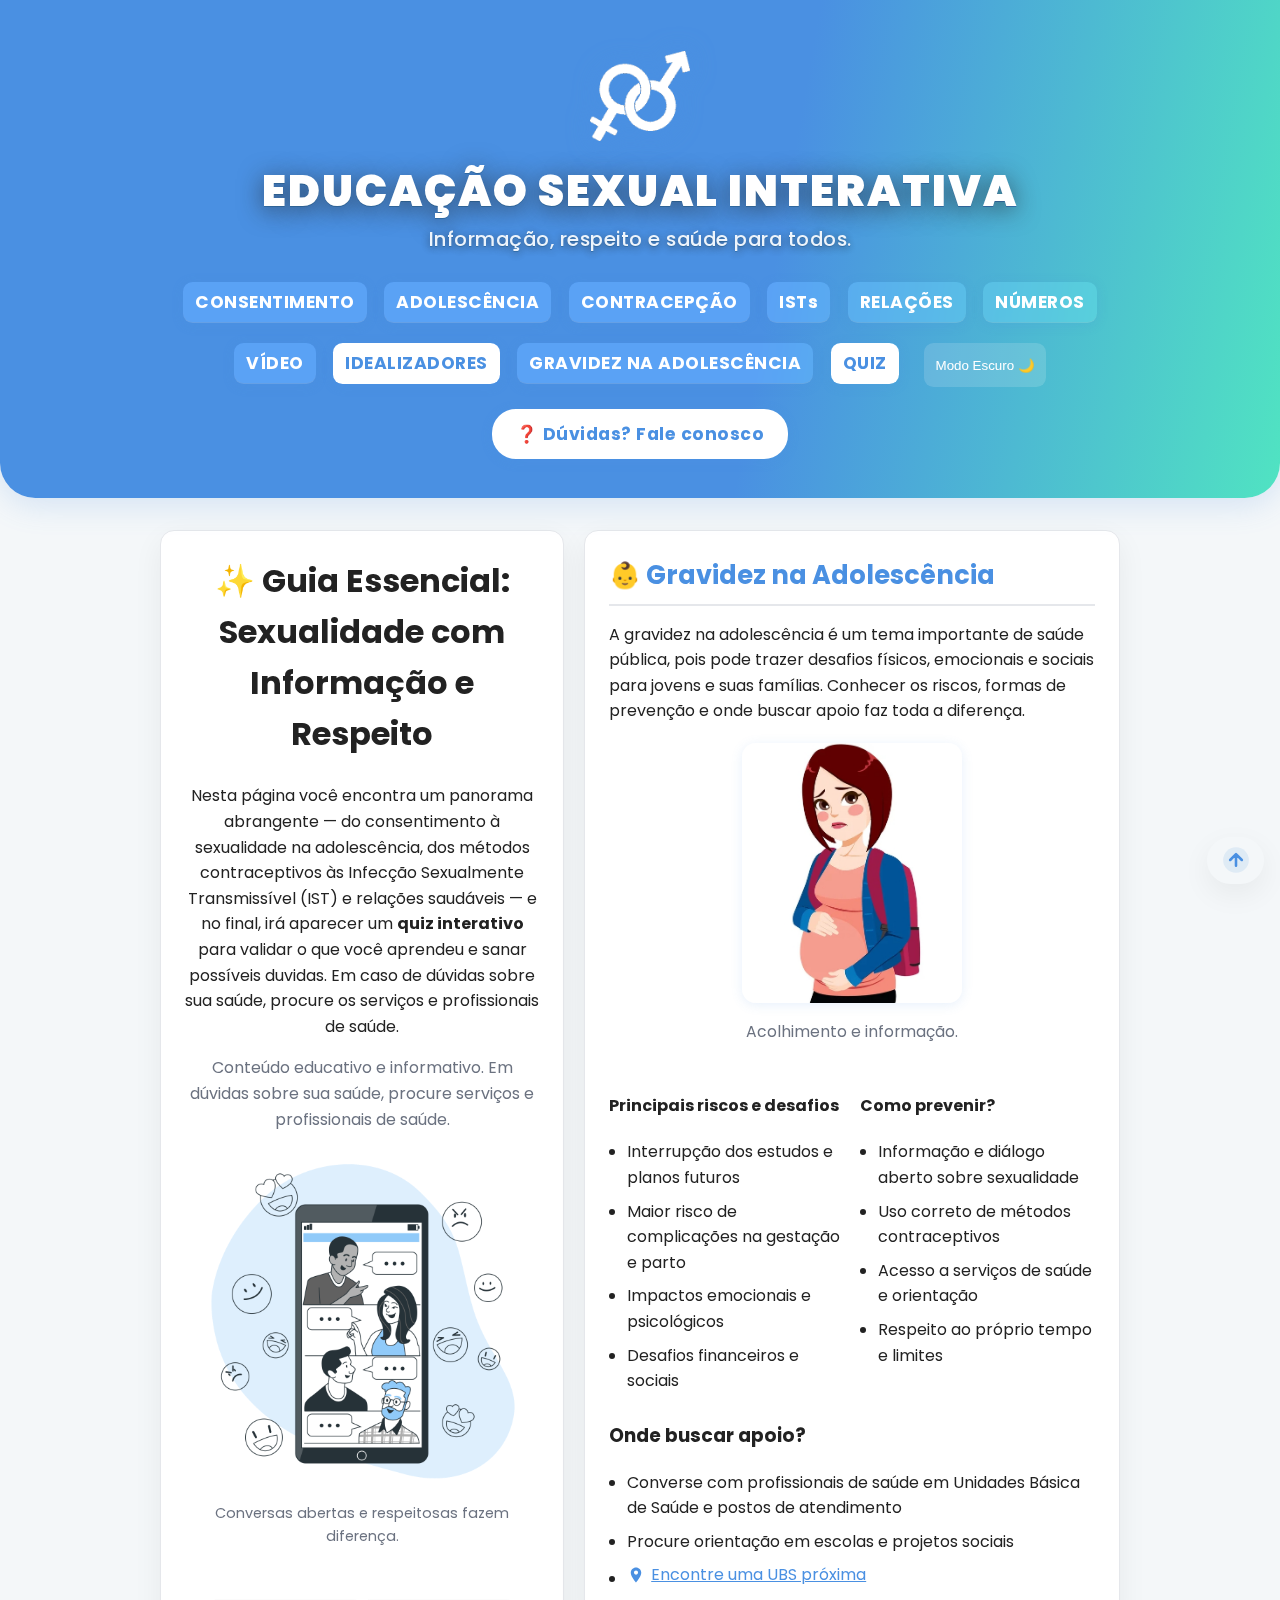
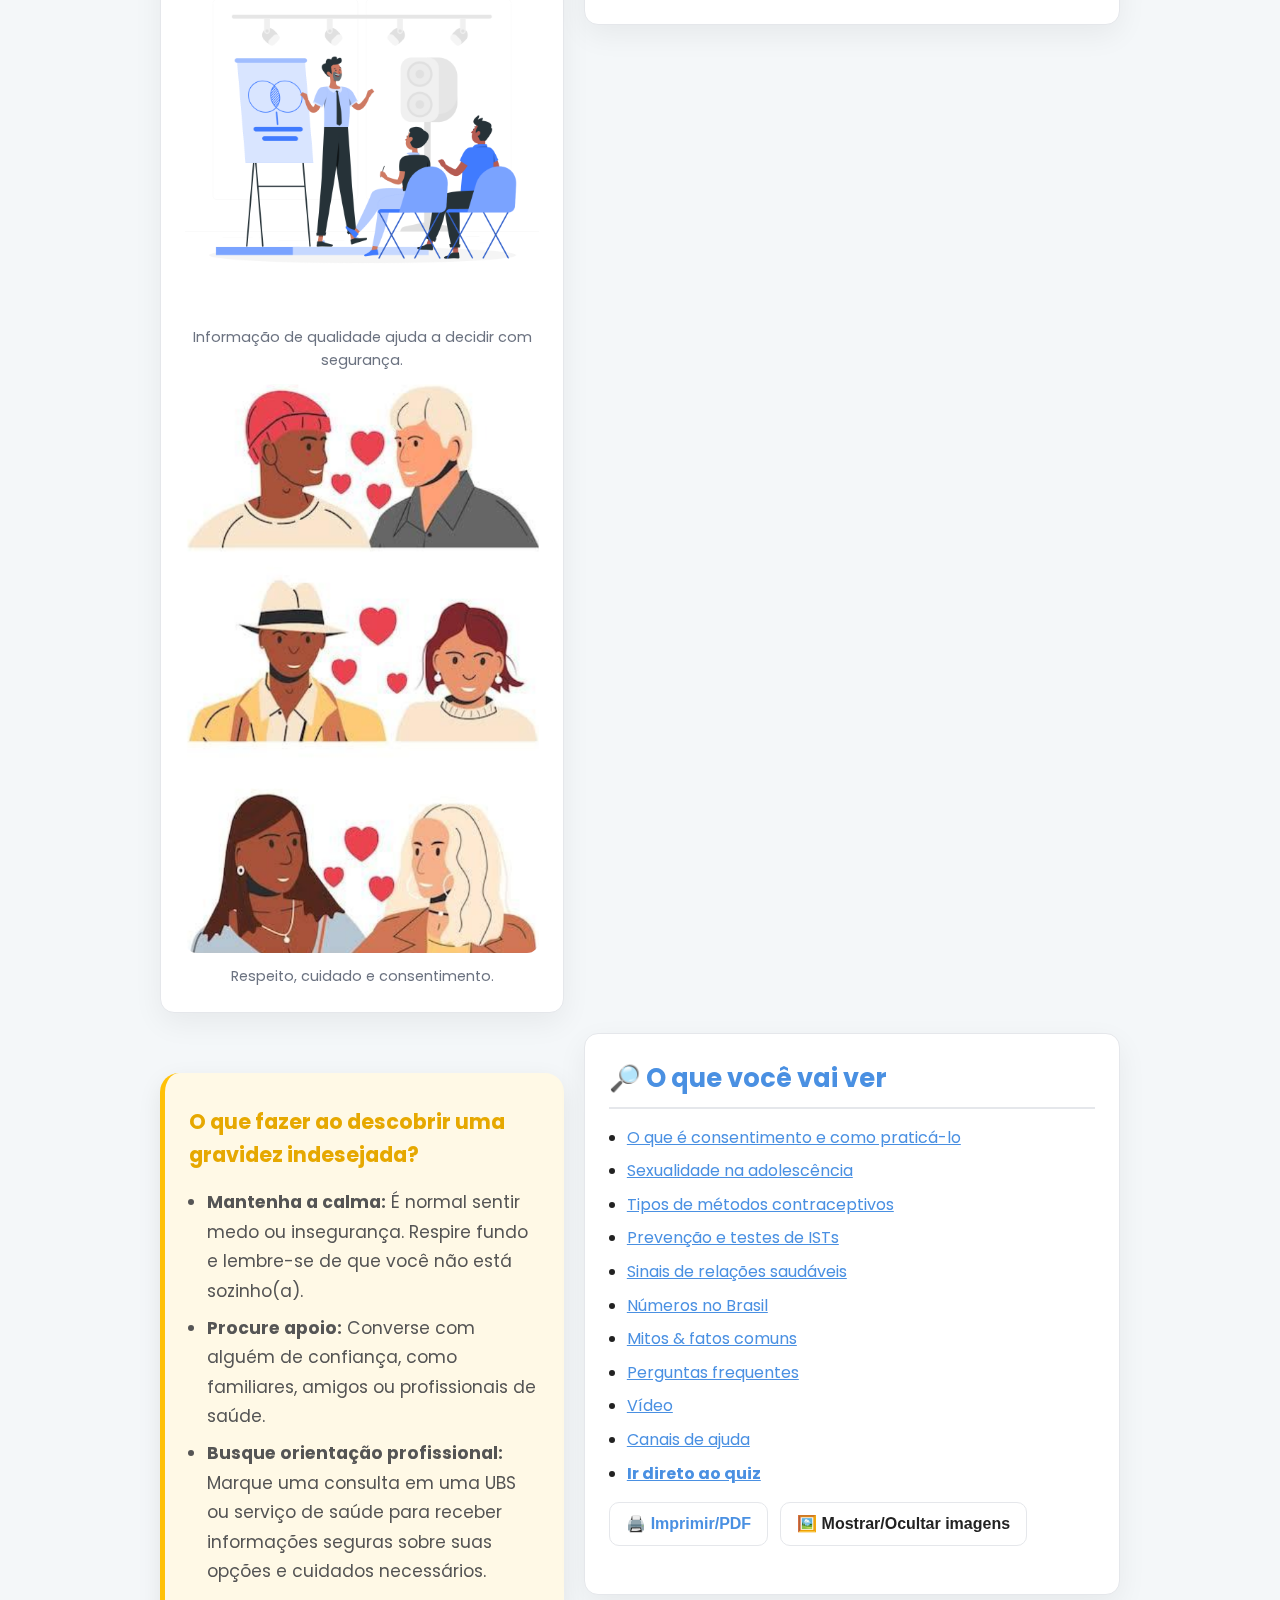
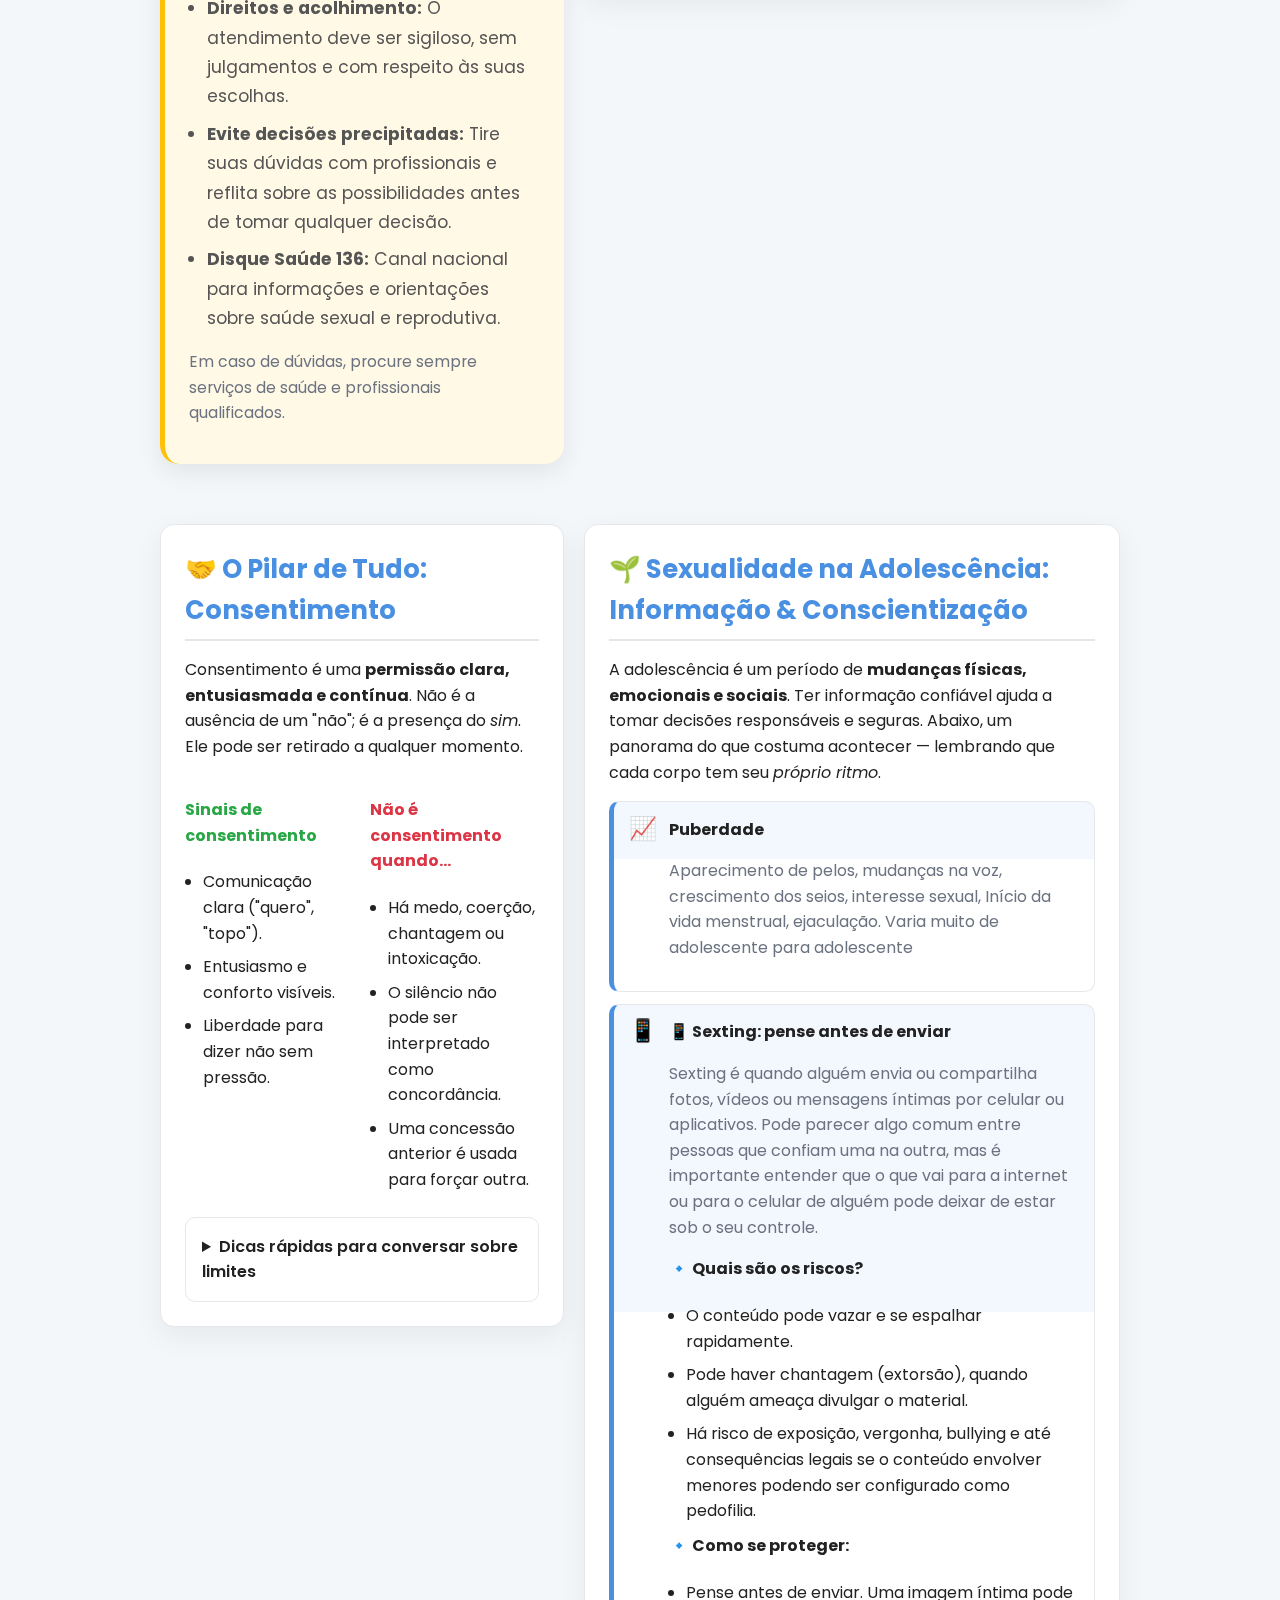
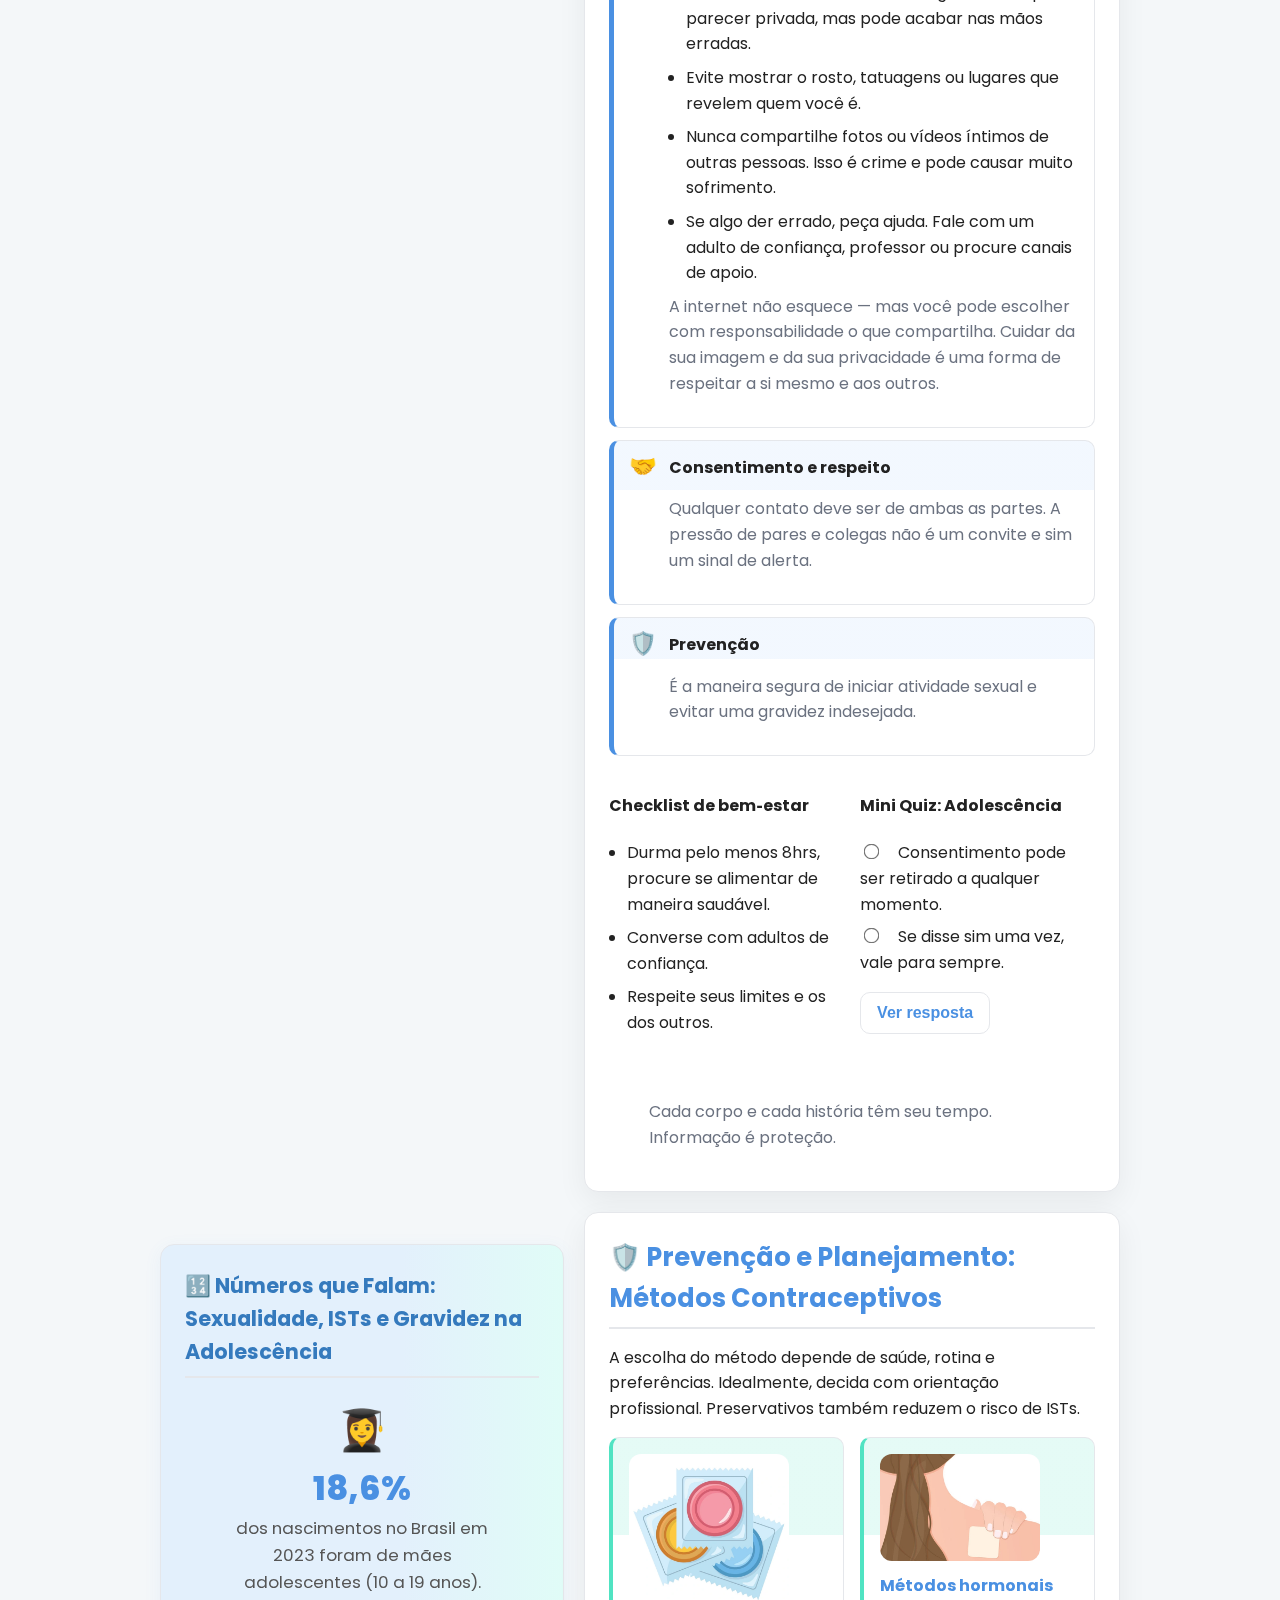
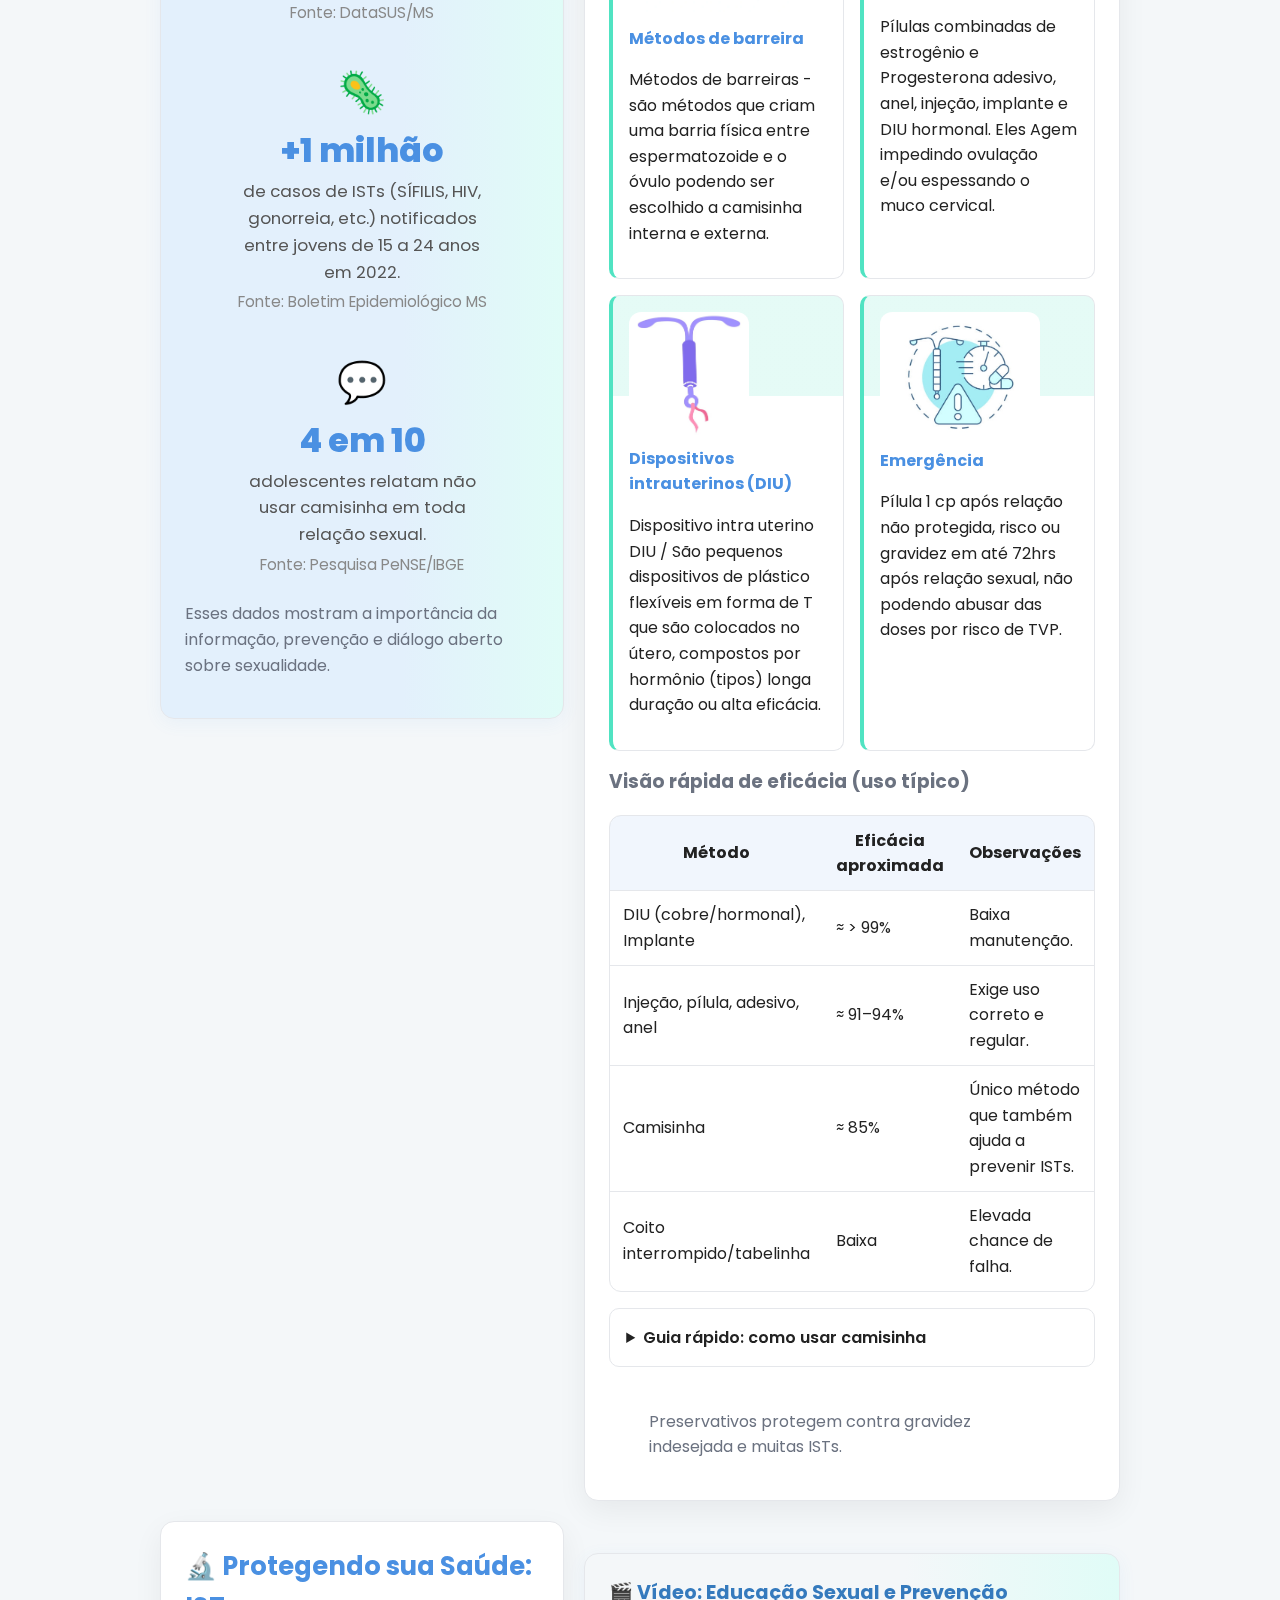
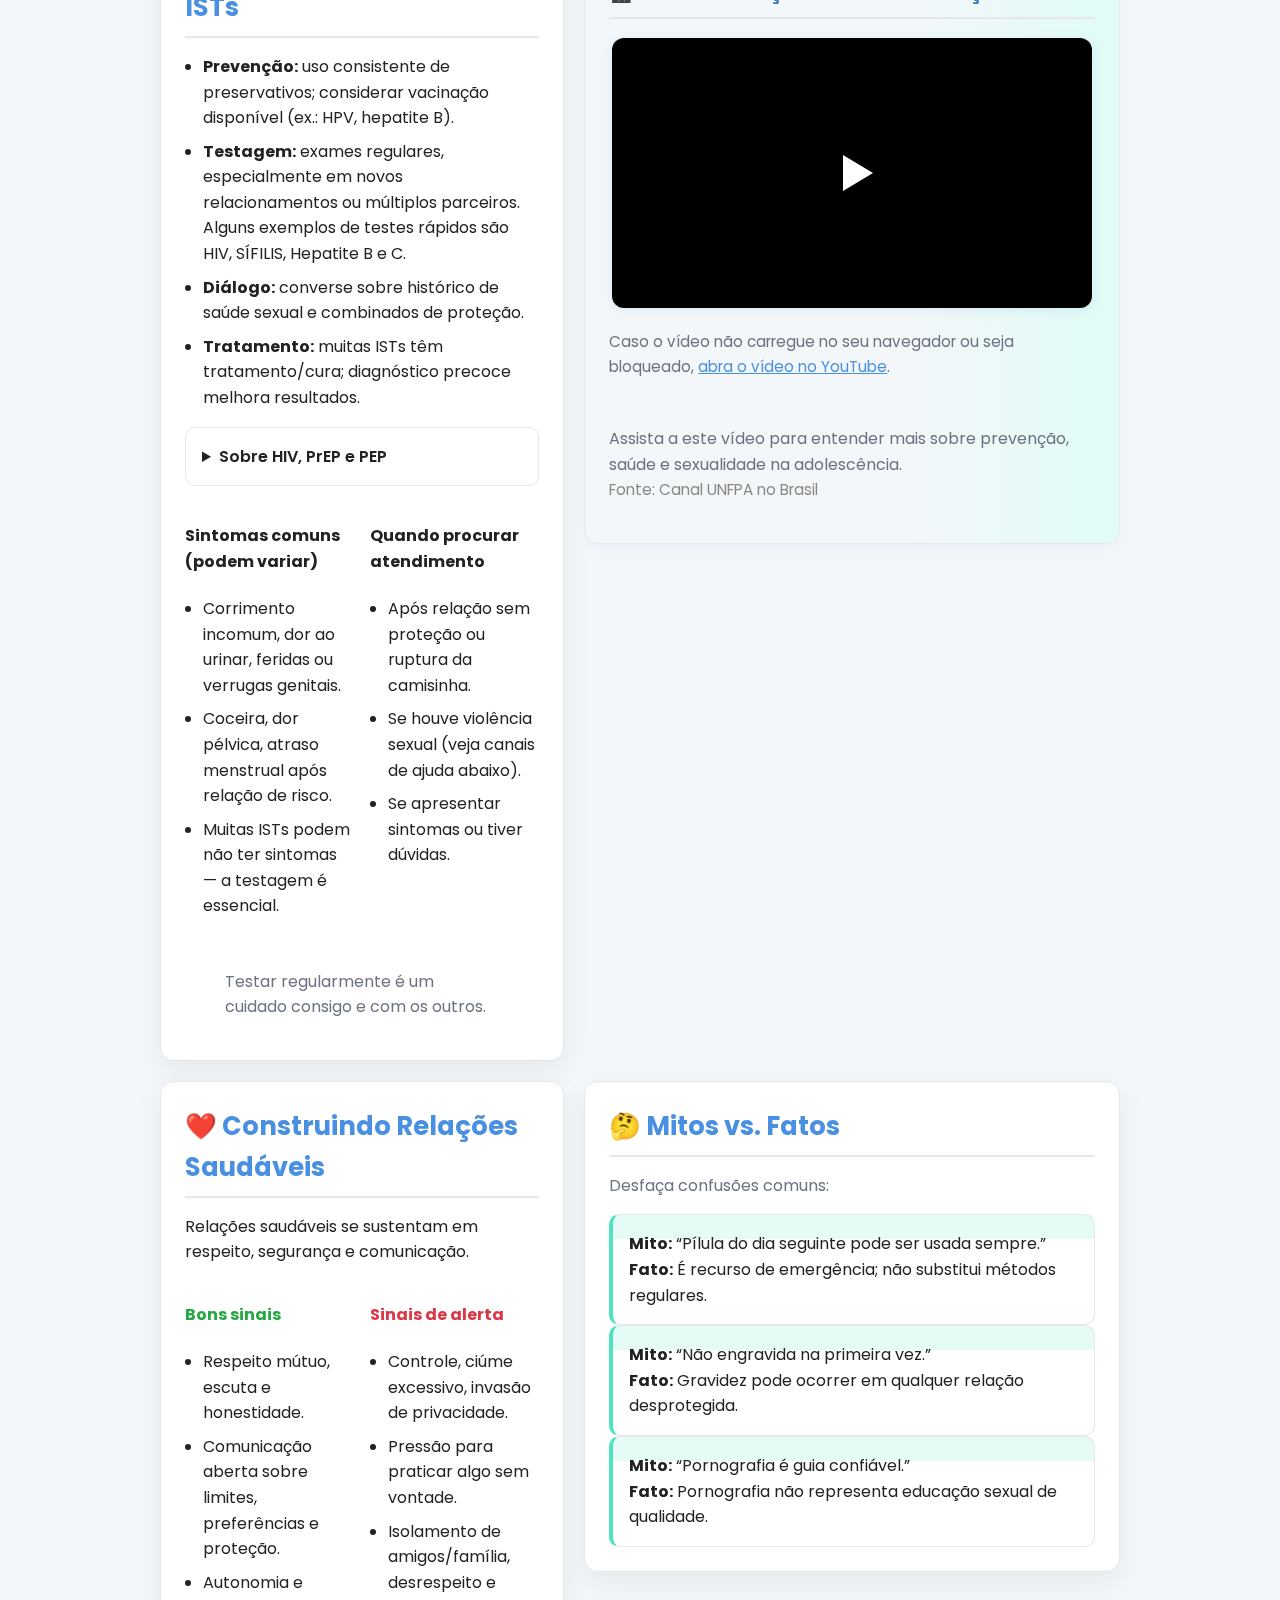
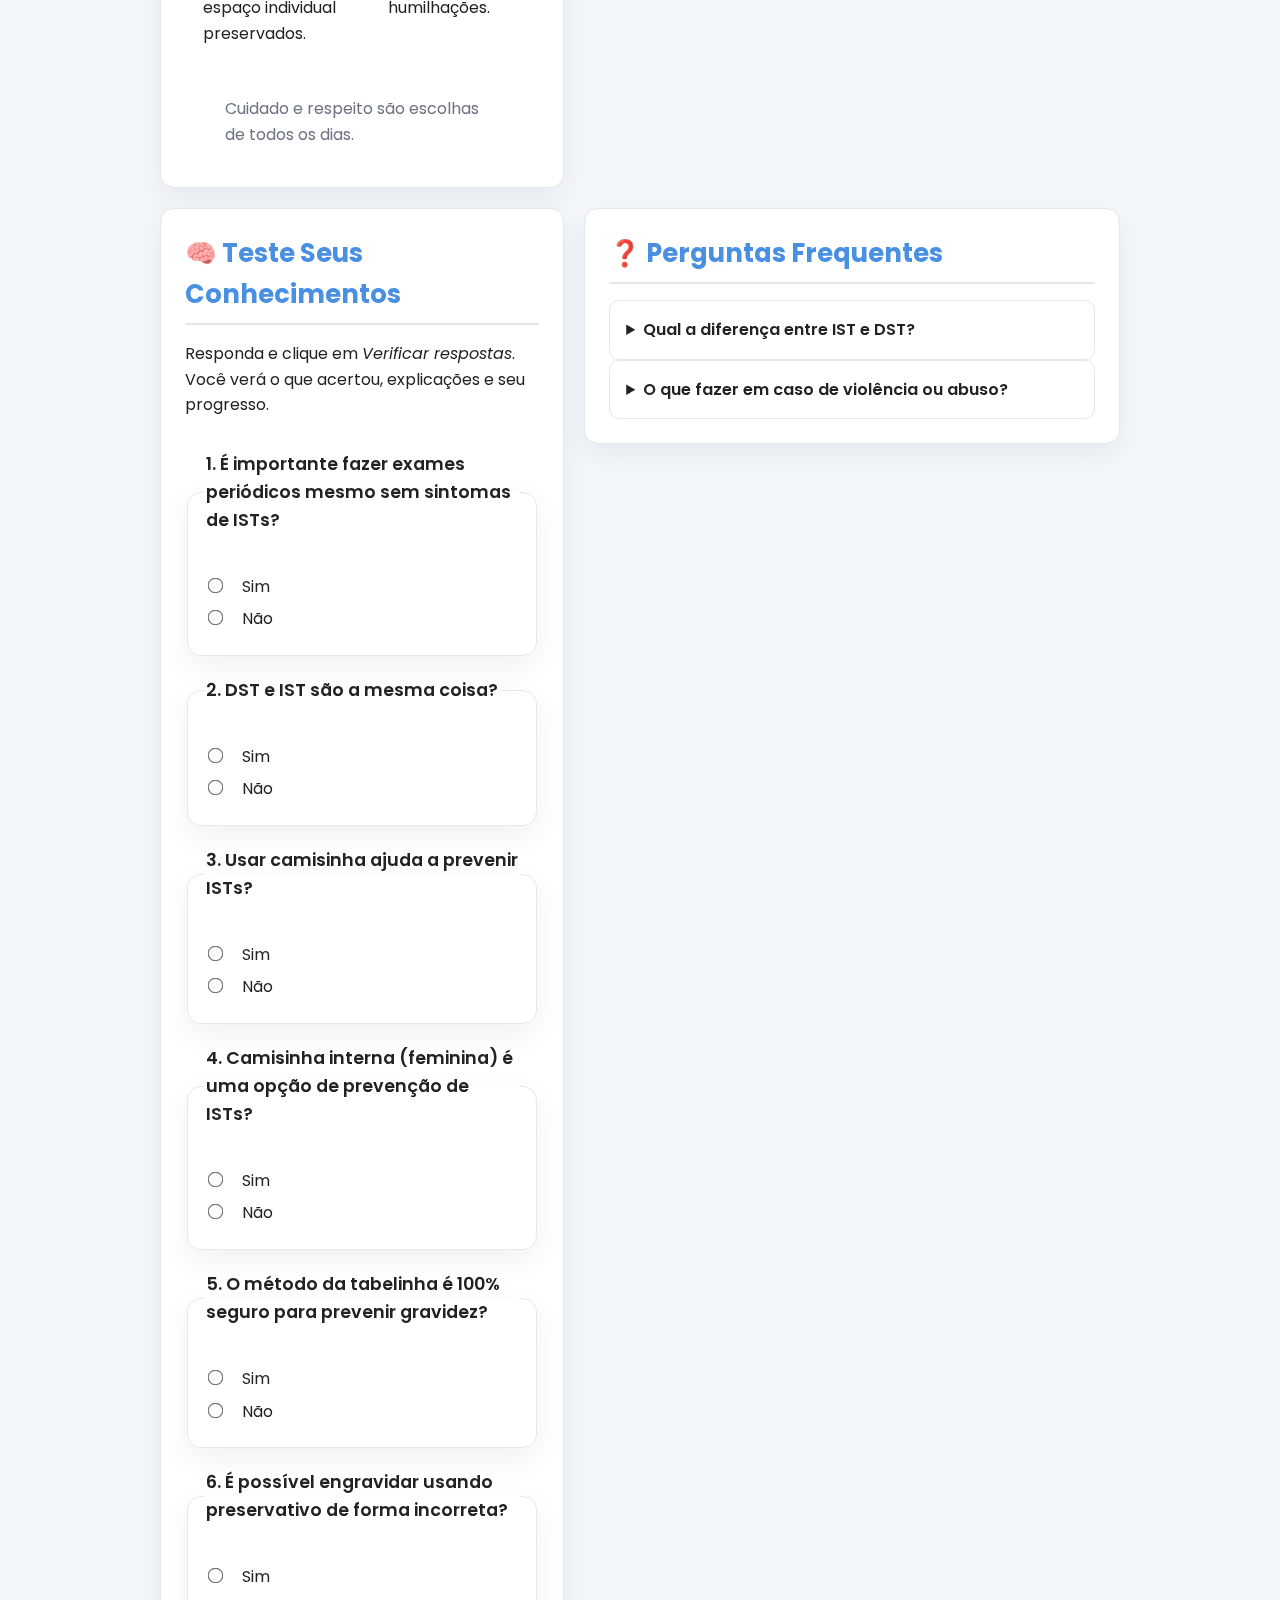
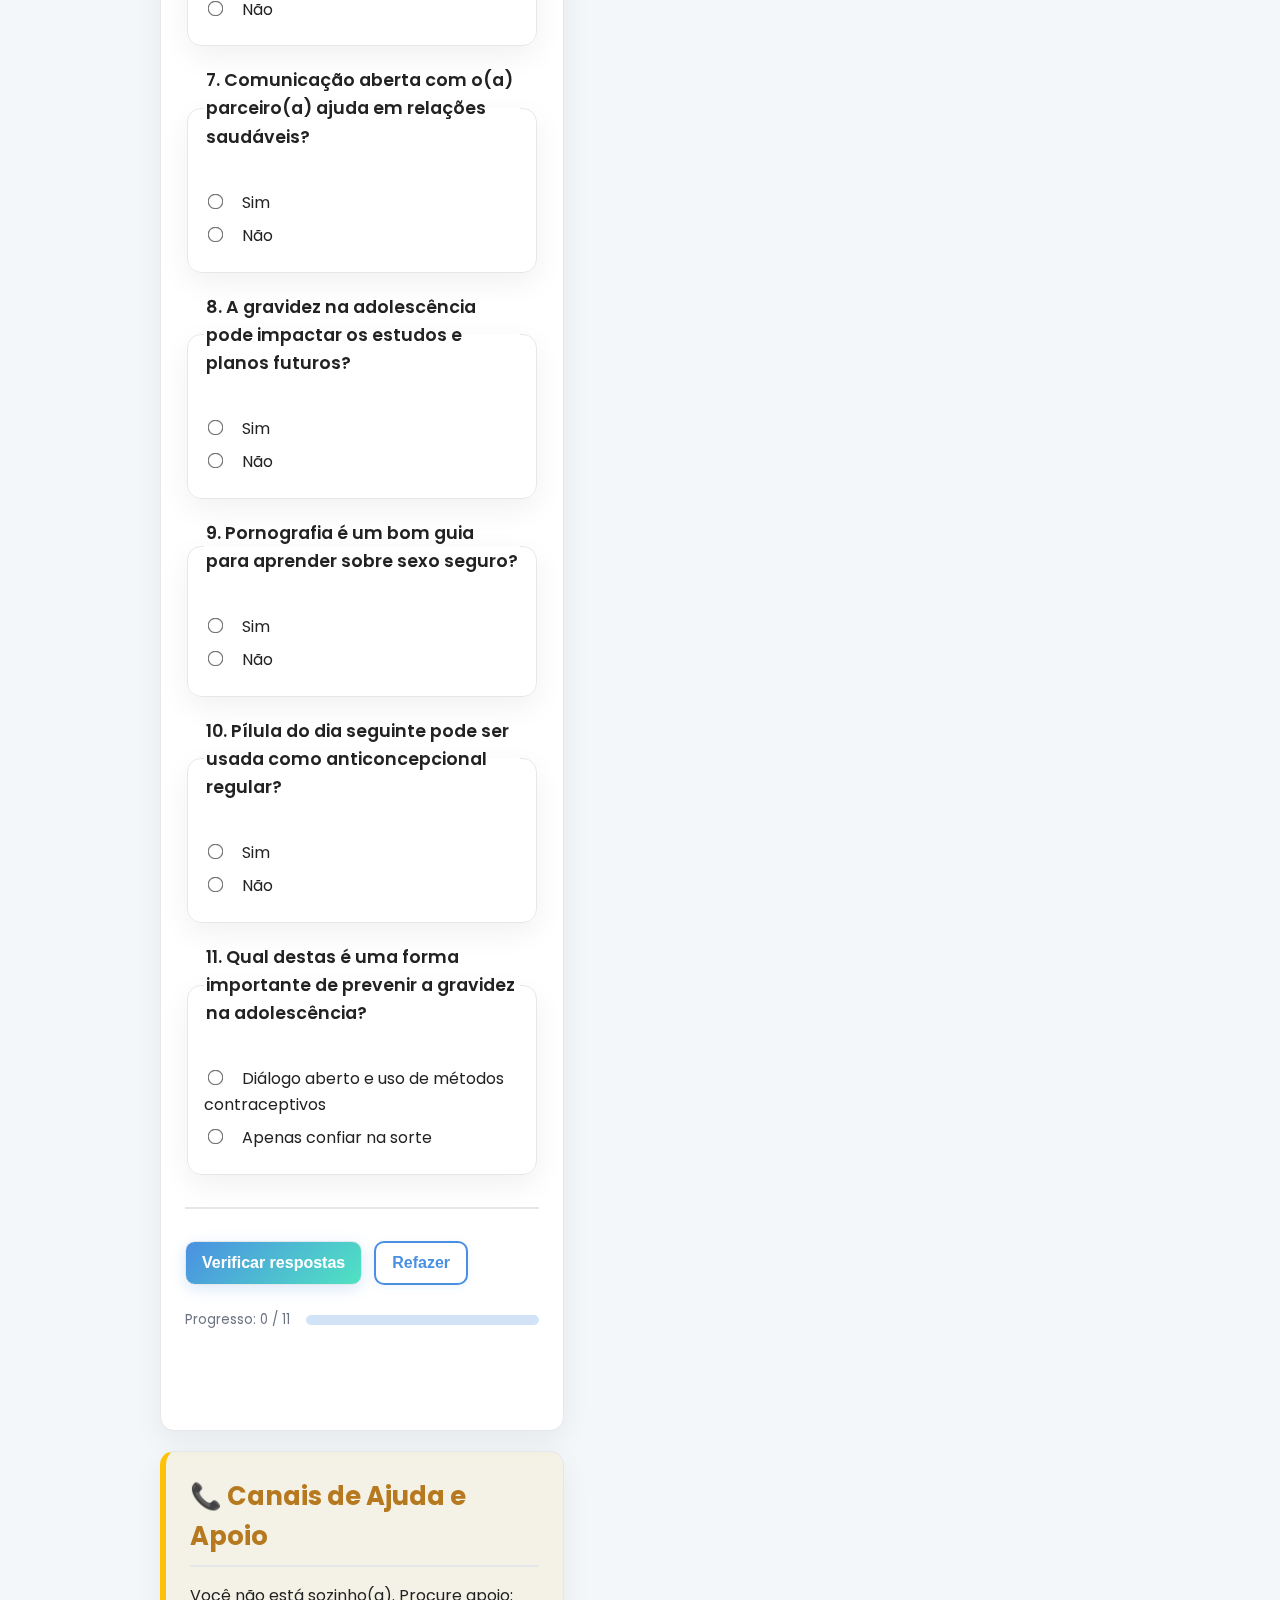
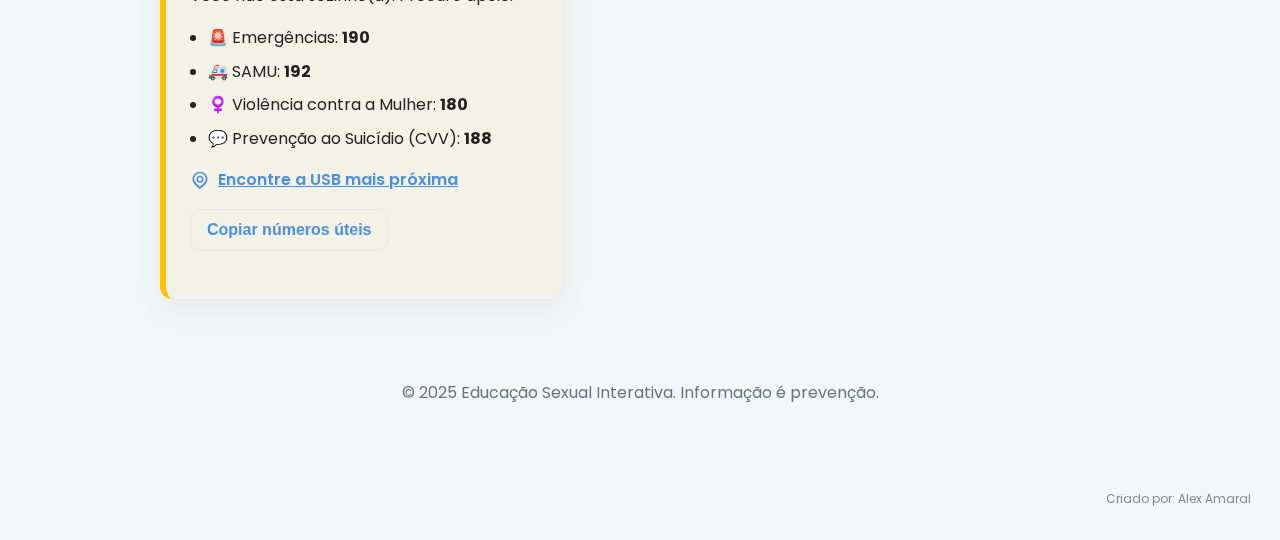
<file: index.html>
<!DOCTYPE html>
<html lang="pt-BR">
<head>
  <meta charset="UTF-8" />
  <meta name="viewport" content="width=device-width, initial-scale=1" />
  <title>Educação Sexual Interativa — Guia Completo + Quiz</title>
  <meta name="description" content="Guia completo, acessível e atualizado de educação sexual com explicações claras sobre sexualidade na adolescência, consentimento, prevenção, ISTs, relações saudáveis e um quiz interativo." />
  <meta name="theme-color" content="#4a90e2" />
  <meta property="og:title" content="Educação Sexual Interativa — Guia + Quiz" />
  <meta property="og:description" content="Aprenda de forma segura e sem tabus. Leia o guia completo e teste seus conhecimentos no quiz interativo." />
  <meta property="og:type" content="website" />
  <link rel="icon" type="image/svg+xml" href="data:image/svg+xml,%3Csvg xmlns='http://www.w3.org/2000/svg' viewBox='0 0 24 24'%3E%3Ccircle cx='12' cy='12' r='10' fill='%234a90e2'/%3E%3Ccircle cx='12' cy='12' r='6' fill='white'/%3E%3C/svg%3E">
  <link rel="preconnect" href="https://fonts.googleapis.com">
  <link rel="preconnect" href="https://fonts.gstatic.com" crossorigin>
  <link href="https://fonts.googleapis.com/css2?family=Poppins:wght@400;600;700&display=swap" rel="stylesheet">
  <link rel="stylesheet" href="quiz.css">
  <style>
    .footer-author {
      display: block;
      text-align: right;
      font-size: 0.75rem;
      color: #444;
  background: none;
  padding: 0;
  border-radius: 0;
  color: #888;
      font-family: 'Poppins', Arial, sans-serif;
      margin-top: 0.2rem;
      margin-right: 1vw;
    }
    /* --- Reset & base --- */
    :root{
      --bg:#f4f7f9;--fg:#222;--muted:#6b7280;--card:#fff;--primary:#4a90e2;--secondary:#50e3c2;--ok:#28a745;--warn:#ffc107;--bad:#dc3545;--border:#e5e7eb;--shadow:0 10px 30px rgba(0,0,0,.06);
    }
    :root.dark{
      --bg:#0b1220;--fg:#e5e7eb;--muted:#9aa3b2;--card:#0f172a;--primary:#60a5fa;--secondary:#34d399;--ok:#22c55e;--warn:#f59e0b;--bad:#ef4444;--border:#1f2937;--shadow:0 18px 45px rgba(0,0,0,.35);
    }
    html{scroll-behavior:smooth}
    *{box-sizing:border-box}
    body{margin:0;font-family:'Poppins','Segoe UI',system-ui,Arial,sans-serif;background:var(--bg);color:var(--fg);line-height:1.6}
    a{color:var(--primary)}
    img{max-width:100%;height:auto;border-radius:12px}
    .container{max-width:1000px;margin:0 auto;padding:0 1.25rem}
    @media (max-width:600px){
      .container{max-width:100vw;padding:0;}
      .grid{display:block;}
      .card, .card.intro, .card.help{border-radius:0;padding:1.1rem 0.7rem;margin:0;width:100vw;max-width:100vw;box-sizing:border-box;}
      header, footer{border-radius:0;padding-left:0.5rem;padding-right:0.5rem;}
      .gallery{grid-template-columns:1fr;gap:0.5rem;}
      .two-col, .methods{display:block;}
      .actions{flex-direction:column;gap:0.5rem;align-items:stretch;}
      .progress-wrap{flex-direction:column;align-items:flex-start;gap:0.5rem;}
      .float-tools{right:0.5rem;bottom:0.5rem;}
      .creditos-projeto{border-radius:0;max-width:100vw;}
      fieldset.question.card, .question.card {
        width: 100vw !important;
        max-width: 100vw !important;
        min-width: 0 !important;
        box-sizing: border-box;
        margin-left: 0 !important;
        margin-right: 0 !important;
        overflow-x: auto;
        word-break: break-word;
        white-space: normal !important;
      }
      .question.card legend, .question.card label, .question.card .feedback {
        word-break: break-word;
        white-space: normal !important;
      }
      .table, .table th, .table td {
        word-break: break-word;
        white-space: normal !important;
      }
      main, body, html {
        overflow-x: hidden !important;
      }
    }

    /* Skip link */
    .skip-link{position:absolute;left:-999px;top:auto;width:1px;height:1px;overflow:hidden}
    .skip-link:focus{position:static;width:auto;height:auto;padding:.5rem 1rem;background:var(--primary);color:#fff;border-radius:.5rem}

    /* Header */
    header{background:linear-gradient(90deg,var(--primary),var(--secondary));color:#fff;padding:2.75rem 0 1.5rem;border-bottom-left-radius:18px;border-bottom-right-radius:18px;position:relative}
    .brand{display:flex;align-items:center;gap:.75rem}
    .brand svg{flex:0 0 auto}
    header h1{margin:.25rem 0 0;font-size:clamp(1.6rem,4vw,2.4rem)}
    header p{margin:.25rem 0 0;opacity:.9}

    /* Top nav */
    .topbar{display:flex;justify-content:space-between;align-items:center;gap:1rem}
    .nav{display:flex;flex-wrap:wrap;gap:.5rem}
    .nav a{display:inline-block;padding:.4rem .75rem;border-radius:.6rem;background:rgba(255,255,255,.15);backdrop-filter:saturate(120%) blur(2px);color:#fff;text-decoration:none}
    .toggle{border:0;background:rgba(255,255,255,.15);color:#fff;border-radius:.6rem;padding:.45rem .7rem;cursor:pointer}

    main{padding:2rem 0}
    .grid{display:grid;gap:1.25rem}
    @media (min-width:900px){.grid{grid-template-columns:2fr 1fr;align-items:start}}

    .card{background:var(--card);border:1px solid var(--border);border-radius:14px;padding:1.5rem;box-shadow:var(--shadow)}
    .card h2{margin-top:0;color:var(--primary);font-size:clamp(1.2rem,2.5vw,1.6rem);border-bottom:2px solid var(--border);padding-bottom:.5rem;margin-bottom:1rem}
    .intro{background:var(--card);text-align:center}
    .intro h2{color:var(--fg);border:0;font-size:clamp(1.4rem,3vw,2rem)}
    .muted{color:var(--muted)}

    .gallery{display:grid;grid-template-columns:repeat(auto-fit,minmax(220px,1fr));gap:0.75rem;margin-top:0.75rem}
    .gallery figure{margin:0}
    .gallery figcaption{font-size:.9rem;color:var(--muted);margin-top:.25rem}

    .methods{display:grid;grid-template-columns:repeat(auto-fit,minmax(230px,1fr));gap:1rem}
    .method{background:linear-gradient(0deg,transparent 0,transparent 78%,rgba(80,227,194,.15) 78%);border:1px solid var(--border);border-left:4px solid var(--secondary);border-radius:10px;padding:1rem}
    .method h4{margin:.2rem 0 .4rem;color:var(--primary)}

    .two-col{display:grid;gap:1rem}
    @media(min-width:760px){.two-col{grid-template-columns:1fr 1fr}}
    .good h4{color:var(--ok)}
    .bad h4{color:var(--bad)}
    ul{margin:0;padding-left:1.1rem}
    li{margin:.5rem 0}

    .table{width:100%;border-collapse:separate;border-spacing:0;border:1px solid var(--border);border-radius:12px;overflow:hidden}
    .table th,.table td{padding:.7rem .8rem;border-bottom:1px solid var(--border)}
    .table thead th{background:rgba(74,144,226,.08)}
    .table tr:last-child td{border-bottom:0}

    details{border:1px solid var(--border);border-radius:10px;padding:1rem}
    summary{cursor:pointer;font-weight:600}

    .help{background:rgba(255,193,7,.08);border-left:6px solid var(--warn)}
    .help h2{color:#b7791f}

    /* Adolescência */
    .timeline{display:grid;grid-template-columns:1fr;gap:0.75rem}
    .timeline .item{display:grid;grid-template-columns:auto 1fr;gap:.75rem;align-items:start;border:1px solid var(--border);border-left:5px solid var(--primary);padding:0.9rem;border-radius:10px;background:linear-gradient(0deg,transparent 0,transparent 70%,rgba(96,165,250,.08) 70%)}
    .timeline .icon{font-size:1.4rem;line-height:1}

    /* Quiz */
    #quiz{scroll-margin-top:90px}
    .question{margin-bottom:1.25rem;padding-bottom:1rem;border-bottom:1px solid var(--border)}
    .question legend{font-weight:600}
    .option{display:block;margin:.45rem 0}
    .option input{margin-right:.5rem}
    .correct{background:rgba(34,197,94,.12);border-color:var(--ok)!important}
    .incorrect{background:rgba(239,68,68,.10);border-color:var(--bad)!important}
    .feedback{font-size:.95rem}

    .actions{display:flex;gap:.75rem;flex-wrap:wrap;margin-top:1rem}
    .btn{border:1px solid var(--border);background:var(--primary);color:#fff;border-radius:10px;padding:.7rem 1rem;cursor:pointer}
    .btn.secondary{background:transparent;color:var(--primary)}
    .btn.ghost{background:transparent;color:var(--fg)}

    .progress-wrap{display:flex;align-items:center;justify-content:space-between;margin-top:.75rem}
    .progress{height:10px;background:rgba(74,144,226,.25);border-radius:999px;overflow:hidden}
    .progress>span{display:block;height:100%;width:0;background:var(--primary)}

    footer{color:var(--muted);text-align:center;padding:2rem 1rem}

    /* Utilitários */
    .sr-only{position:absolute;width:1px;height:1px;padding:0;margin:-1px;overflow:hidden;clip:rect(0,0,0,0);white-space:nowrap;border:0}
  .float-tools{position:fixed;right:1rem;left:auto;bottom:1rem;display:flex;flex-direction:column;gap:.5rem;z-index:50}
  .float-tools button{border:1px solid var(--border);background:var(--card);color:var(--fg);border-radius:999px;padding:.6rem .9rem;box-shadow:var(--shadow);cursor:pointer}

    /* Motion prefs */
    @media (prefers-reduced-motion:reduce){html{scroll-behavior:auto}*{transition:none!important}}
  </style>
  <script type="application/ld+json">
  {
    "@context": "https://schema.org",
    "@type": "FAQPage",
    "mainEntity": [
      {"@type":"Question","name":"Qual a diferença entre IST e DST?","acceptedAnswer":{"@type":"Answer","text":"IST é o termo atual porque muitas infecções podem não apresentar sintomas, mas ainda assim serem transmissíveis. DST pressupõe doença, isto é, sintomas."}},
      {"@type":"Question","name":"O que fazer em caso de violência ou abuso?","acceptedAnswer":{"@type":"Answer","text":"Procure um local seguro, conte para alguém de confiança e busque ajuda profissional. Ligue 180 (Central de Atendimento à Mulher) ou 190 em emergências."}},
      {"@type":"Question","name":"Adolescente pode usar métodos contraceptivos?","acceptedAnswer":{"@type":"Answer","text":"Sim. A escolha deve considerar saúde, preferências e orientação de um serviço de saúde. Preservativos são essenciais também para reduzir o risco de ISTs."}}
    ]
  }
  </script>
</head>
<body>
  <a class="skip-link" href="#conteudo">Pular para o conteúdo</a>
  <header style="background:linear-gradient(100deg,#4a90e2 60%,#50e3c2 100%);padding:3.2rem 0 2.2rem 0;border-bottom-left-radius:2.2rem;border-bottom-right-radius:2.2rem;box-shadow:0 6px 32px #4a90e233;">
    <div class="container" style="display:flex;flex-direction:column;align-items:center;justify-content:center;text-align:center;">
      <div style="margin-bottom:1.2rem;">
  <img src="img/logo.png" alt="Logo Educação Sexual Interativa" width="100" height="100" style="filter:drop-shadow(0 2px 12px #4a90e2aa);border-radius:0%;object-fit:cover;"/>
      </div>
  <h1 style="font-size:2.7rem;font-weight:900;letter-spacing:2px;margin:0 0 0.5rem 0;line-height:1.1;text-transform:uppercase;color:#fff;text-shadow:0 4px 24px #222a,0 1px 0 #357abd;">EDUCAÇÃO SEXUAL INTERATIVA</h1>
  <p class="muted" style="font-size:1.22rem;font-weight:500;margin:0 0 1.7rem 0;letter-spacing:0.5px;color:#fff;text-shadow:0 2px 8px #222a,0 1px 0 #357abd;">Informação, respeito e saúde para todos.</p>
      <nav class="nav" aria-label="Navegação principal" style="display:flex;flex-wrap:wrap;gap:1.1rem;justify-content:center;margin-bottom:1.2rem;">
        <a href="#consentimento" class="nav-link topnav-btn">CONSENTIMENTO</a>
        <a href="#adolescencia" class="nav-link topnav-btn">ADOLESCÊNCIA</a>
        <a href="#contracepcao" class="nav-link topnav-btn">CONTRACEPÇÃO</a>
        <a href="#ists" class="nav-link topnav-btn">ISTs</a>
        <a href="#relacionamentos" class="nav-link topnav-btn">RELAÇÕES</a>
        <a href="#numeros" class="nav-link topnav-btn">NÚMEROS</a>
        <a href="#video" class="nav-link topnav-btn">VÍDEO</a>
        <a href="idealizadores.html" class="nav-link topnav-btn" style="background:#fff;color:#4a90e2;font-weight:700;box-shadow:0 2px 12px #4a90e233;">IDEALIZADORES</a>
        <a href="#gravidez-adolescencia" class="nav-link topnav-btn">GRAVIDEZ NA ADOLESCÊNCIA</a>
        <a href="#quiz" class="nav-link topnav-btn" style="background:#fff;color:#4a90e2;font-weight:700;box-shadow:0 2px 12px #4a90e233;">QUIZ</a>
   
        <button class="toggle" id="themeToggle" aria-pressed="false" aria-label="Alternar tema claro/escuro" style="margin-left:0.5rem;"> Modo Escuro 🌙</button>
      </nav>
      <a href="contato.html" class="nav-link topnav-btn" rel="noopener" style="display:inline-block;padding:.7rem 1.5rem;border-radius:1.5rem;background:#fff;color:#4a90e2;font-weight:700;box-shadow:0 2px 12px #4a90e233;transition:background .2s, color .2s, transform .2s;margin-top:0.2rem;">❓ Dúvidas? Fale conosco</a>
    </div>
    <style>
      .topnav-btn {
        padding: .7rem 1.5rem;
        border-radius: 1.5rem;
        font-size: 1.08rem;
        font-weight: 700;
        background: rgba(255,255,255,0.13);
        color: #fff;
        box-shadow: 0 2px 12px #4a90e233;
        border: none;
        outline: none;
        transition: background .18s, color .18s, transform .18s, box-shadow .18s;
        text-decoration: none;
        letter-spacing: 0.5px;
        cursor: pointer;
        margin-bottom: 0.2rem;
      }
      .topnav-btn:hover, .topnav-btn:focus {
        background: #fff;
        color: #4a90e2;
        transform: translateY(-2px) scale(1.04);
        box-shadow: 0 6px 24px #4a90e244;
        text-decoration: none;
      }
      @media (max-width: 700px) {
        header h1 { font-size: 1.5rem !important; }
        .topnav-btn { font-size: 1rem; padding: .6rem 1.1rem; }
      }
    </style>
  </header>

  <main id="conteudo">
    <div class="container grid">
      <!-- Coluna principal -->
      <section class="card intro" aria-labelledby="intro-title">
        <h2 id="intro-title">✨ Guia Essencial: Sexualidade com Informação e Respeito</h2>
        <p>Nesta página você encontra um panorama abrangente — do consentimento à sexualidade na adolescência, dos métodos contraceptivos às Infecção Sexualmente Transmissível (IST)  e relações saudáveis — e no  final, irá aparecer um <strong>quiz interativo</strong> para validar o que você aprendeu e sanar possíveis duvidas. Em caso de dúvidas sobre sua saúde, procure os serviços e profissionais de saúde.</p>
        <p class="muted">Conteúdo educativo e informativo. Em dúvidas sobre sua saúde, procure serviços e profissionais de saúde.</p>
        <div class="gallery" aria-label="Galeria ilustrativa">
          <figure>
            <img loading="lazy" src="img/chatemgrupo.png" alt="Grupo de jovens conversando em círculo" style="max-width:350px;width:100%;display:block;margin-left:auto;margin-right:auto;"/>
            <figcaption>Conversas abertas e respeitosas fazem diferença.</figcaption>
          </figure>
          <figure>
            <img loading="lazy" src="img/informacao.png" alt="Caderno e materiais de estudo sobre saúde"/>
            <figcaption>Informação de qualidade ajuda a decidir com segurança.</figcaption>
          </figure>
          <figure>
            <img loading="lazy" src="img/respeito.png" alt="Mãos formando um coração"/>
            <figcaption>Respeito, cuidado e consentimento.</figcaption>
          </figure>
        </div>
      </section>
      <!-- ...existing code... -->

      <section id="gravidez-adolescencia" class="card" aria-labelledby="gravidez-title">
        <h2 id="gravidez-title">👶 Gravidez na Adolescência</h2>
        <p>A gravidez na adolescência é um tema importante de saúde pública, pois pode trazer desafios físicos, emocionais e sociais para jovens e suas famílias. Conhecer os riscos, formas de prevenção e onde buscar apoio faz toda a diferença.</p>
        <figure style="text-align:center;margin:1.2rem 0 1.7rem 0;">
          <img src="img/gravidajovem.jpg" alt="Acolhimento e informação" style="max-width:220px;width:100%;border-radius:14px;box-shadow:0 2px 12px #4a90e222;" loading="lazy" />
          <figcaption class="muted" style="margin-top:0.5rem;font-size:0.98rem;">Acolhimento e informação.</figcaption>
        </figure>
        <div class="two-col">
          <div>
            <h4>Principais riscos e desafios</h4>
            <ul>
              <li>Interrupção dos estudos e planos futuros</li>
              <li>Maior risco de complicações na gestação e parto</li>
              <li>Impactos emocionais e psicológicos</li>
              <li>Desafios financeiros e sociais</li>
            </ul>
          </div>
          <div>
            <h4>Como prevenir?</h4>
            <ul>
              <li>Informação e diálogo aberto sobre sexualidade</li>
              <li>Uso correto de métodos contraceptivos</li>
              <li>Acesso a serviços de saúde e orientação</li>
              <li>Respeito ao próprio tempo e limites</li>
            </ul>
          </div>
        </div>
        <div class="card-help" style="margin-top:1.2rem;">
          <h3 style="margin-top:0;">Onde buscar apoio?</h3>
          <ul class="help-contacts">
            <li>Converse com profissionais de saúde em Unidades Básica de Saúde e postos de atendimento</li>
            <li>Procure orientação em escolas e projetos sociais</li>
            <li>
              <a href="https://buscasaude.prefeitura.sp.gov.br/" target="_blank" rel="noopener" style="display:inline-flex;align-items:center;gap:0.4em;">
                <svg xmlns="http://www.w3.org/2000/svg" width="18" height="18" viewBox="0 0 24 24" fill="none" style="flex-shrink:0;" aria-hidden="true" focusable="false"><path d="M12 2C8.13 2 5 5.13 5 9c0 5.25 7 13 7 13s7-7.75 7-13c0-3.87-3.13-7-7-7zm0 9.5A2.5 2.5 0 1 1 12 6a2.5 2.5 0 0 1 0 5.5z" fill="#4a90e2"/></svg>
                Encontre uma UBS próxima
              </a>
            </li>
          </ul>
        </div>
      </section>

      <section class="card-help" style="max-width:540px;margin:2.5rem auto 2.5rem auto;background:#fff9e6;border-left:5px solid #ffc107;border-radius:1.2rem;box-shadow:0 8px 25px rgba(0,0,0,0.08);padding:2rem 1.5rem 1.5rem 1.5rem;">
        <h2 style="color:#e6a800;margin-top:0;font-size:1.3rem;">O que fazer ao descobrir uma gravidez indesejada?</h2>
        <ul style="color:#555;font-size:1.08rem;line-height:1.7;">
          <li><strong>Mantenha a calma:</strong> É normal sentir medo ou insegurança. Respire fundo e lembre-se de que você não está sozinho(a).</li>
          <li><strong>Procure apoio:</strong> Converse com alguém de confiança, como familiares, amigos ou profissionais de saúde.</li>
          <li><strong>Busque orientação profissional:</strong> Marque uma consulta em uma UBS ou serviço de saúde para receber informações seguras sobre suas opções e cuidados necessários.</li>
          <li><strong>Direitos e acolhimento:</strong> O atendimento deve ser sigiloso, sem julgamentos e com respeito às suas escolhas.</li>
          <li><strong>Evite decisões precipitadas:</strong> Tire suas dúvidas com profissionais e reflita sobre as possibilidades antes de tomar qualquer decisão.</li>
          <li><strong>Disque Saúde 136:</strong> Canal nacional para informações e orientações sobre saúde sexual e reprodutiva.</li>
        </ul>
        <p class="muted" style="margin-top:1rem;font-size:0.98rem;">Em caso de dúvidas, procure sempre serviços de saúde e profissionais qualificados.</p>
      </section>
      </section>

      <aside class="card" aria-label="Sumário">
        <h2>🔎 O que você vai ver</h2>
        <ul>
          <li><a href="#consentimento">O que é consentimento e como praticá-lo</a></li>
          <li><a href="#adolescencia">Sexualidade na adolescência</a></li>
          <li><a href="#contracepcao">Tipos de métodos contraceptivos</a></li>
          <li><a href="#ists">Prevenção e testes de ISTs</a></li>
          <li><a href="#relacionamentos">Sinais de relações saudáveis</a></li>
          <li><a href="#numeros">Números no Brasil</a></li>
          <li><a href="#mitos">Mitos & fatos comuns</a></li>
          <li><a href="#faq">Perguntas frequentes</a></li>
          <li><a href="#video">Vídeo</a></li>
          <li><a href="#ajuda">Canais de ajuda</a></li>
          <li><a href="#quiz"><strong>Ir direto ao quiz</strong></a></li>
        </ul>
        <div class="actions" style="margin-top:1rem">
          <button id="printBtn" class="btn secondary" type="button" aria-label="Imprimir ou salvar em PDF">🖨️ Imprimir/PDF</button>
          <button id="toggleImagesBtn" class="btn ghost" type="button" aria-pressed="false" aria-label="Alternar exibição de imagens">🖼️ Mostrar/Ocultar imagens</button>
        </div>
      </aside>

      <section id="consentimento" class="card" aria-labelledby="cons-title">
        <h2 id="cons-title">🤝 O Pilar de Tudo: Consentimento</h2>
        <p>Consentimento é uma <strong>permissão clara, entusiasmada e contínua</strong>. Não é a ausência de um "não"; é a presença do <em>sim</em>. Ele pode ser retirado a qualquer momento.</p>
        <div class="two-col">
          <div class="good">
            <h4>Sinais de consentimento</h4>
            <ul>
              <li>Comunicação clara ("quero", "topo").</li>
              <li>Entusiasmo e conforto visíveis.</li>
              <li>Liberdade para dizer não sem pressão.</li>
            </ul>
          </div>
          <div class="bad">
            <h4>Não é consentimento quando…</h4>
            <ul>
              <li>Há medo, coerção, chantagem ou intoxicação.</li>
              <li>O silêncio não pode ser interpretado como concordância.</li>
              <li>Uma concessão anterior é usada para forçar outra.</li>
            </ul>
          </div>
        </div>
        <details style="margin-top:1rem"><summary>Dicas rápidas para conversar sobre limites</summary>
          <ul>
            <li>Use perguntas abertas: "Como você se sente sobre…?"</li>
            <li>Combine palavras de segurança e sinais para pausar.</li>
            <li>Respeite qualquer mudança de ideia imediatamente.</li>
          </ul>
        </details>
      </section>

      <!-- NOVA SEÇÃO: Sexualidade na Adolescência -->
      <section id="adolescencia" class="card" aria-labelledby="adol-title">
        <h2 id="adol-title">🌱 Sexualidade na Adolescência: Informação & Conscientização</h2>
        <p>A adolescência é um período de <strong>mudanças físicas, emocionais e sociais</strong>. Ter informação confiável ajuda a tomar decisões responsáveis e seguras. Abaixo, um panorama do que costuma acontecer — lembrando que cada corpo tem seu <em>próprio ritmo</em>.</p>
        <div class="timeline" role="list">
          <div class="item" role="listitem">
            <div class="icon" aria-hidden="true">📈</div>
            <div>
              <strong>Puberdade</strong>
              <p class="muted">Aparecimento de pelos, mudanças na voz, crescimento dos seios, interesse sexual, Início da vida menstrual, ejaculação. Varia muito de adolescente para adolescente</p>
            </div>
          </div>
          <div class="item" role="listitem">
            <div class="icon" aria-hidden="true">📱</div>
            <div>
              <strong>📱 Sexting: pense antes de enviar</strong>
              <p class="muted">Sexting é quando alguém envia ou compartilha fotos, vídeos ou mensagens íntimas por celular ou aplicativos. Pode parecer algo comum entre pessoas que confiam uma na outra, mas é importante entender que o que vai para a internet ou para o celular de alguém pode deixar de estar sob o seu controle.</p>
              <h4 style="margin-top:0.6rem">🔹 Quais são os riscos?</h4>
              <ul>
                <li>O conteúdo pode vazar e se espalhar rapidamente.</li>
                <li>Pode haver chantagem (extorsão), quando alguém ameaça divulgar o material.</li>
                <li>Há risco de exposição, vergonha, bullying e até consequências legais se o conteúdo envolver menores podendo ser configurado como pedofilia.</li>
              </ul>
              <h4 style="margin-top:0.6rem">🔹 Como se proteger:</h4>
              <ul>
                <li>Pense antes de enviar. Uma imagem íntima pode parecer privada, mas pode acabar nas mãos erradas.</li>
                <li>Evite mostrar o rosto, tatuagens ou lugares que revelem quem você é.</li>
                <li>Nunca compartilhe fotos ou vídeos íntimos de outras pessoas. Isso é crime e pode causar muito sofrimento.</li>
                <li>Se algo der errado, peça ajuda. Fale com um adulto de confiança, professor ou procure canais de apoio.</li>
              </ul>
              <p class="muted" style="margin-top:0.4rem">A internet não esquece — mas você pode escolher com responsabilidade o que compartilha. Cuidar da sua imagem e da sua privacidade é uma forma de respeitar a si mesmo e aos outros.</p>
            </div>
          </div>
          <div class="item" role="listitem">
            <div class="icon" aria-hidden="true">🤝</div>
            <div>
              <strong>Consentimento e respeito</strong>
              <p class="muted">Qualquer contato deve ser de ambas as partes. A pressão de pares e colegas não é um convite e sim um sinal de alerta.</p>
            </div>
          </div>
          <div class="item" role="listitem">
            <div class="icon" aria-hidden="true">🛡️</div>
            <div>
              <strong>Prevenção</strong>
              <p class="muted">É a maneira segura de iniciar atividade sexual e evitar uma gravidez indesejada.</p>
            </div>
          </div>

        </div>
        <div class="two-col" style="margin-top:1rem">
          <div>
            <h4>Checklist de bem‑estar</h4>
            <ul>
              <li>Durma pelo menos 8hrs, procure se alimentar de maneira saudável.</li>
              <li>Converse com adultos de confiança.</li>
              <li>Respeite seus limites e os dos outros.</li>
            </ul>
          </div>
          <div>
            <h4>Mini Quiz: Adolescência</h4>
            <form id="miniQuiz">
              <label class="option"><input type="radio" name="q1" value="correta"> Consentimento pode ser retirado a qualquer momento.</label>
              <label class="option"><input type="radio" name="q1" value="incorreta"> Se disse sim uma vez, vale para sempre.</label>
              <div class="actions"><button type="button" class="btn secondary" id="miniQuizBtn">Ver resposta</button></div>
              <p id="miniQuizFb" class="muted" role="status" aria-live="polite"></p>
            </form>
          </div>
        </div>
        <figure style="margin-top:1rem">
          <img loading="lazy" src="img/corpo.jpg" alt="Jovens caminhando no pátio da escola"/>
          <figcaption class="muted">Cada corpo e cada história têm seu tempo. Informação é proteção.</figcaption>
        </figure>
      </section>
      <!-- Infográfico: Números e fatos sobre adolescência, ISTs e gravidez -->
      <section id="numeros" class="card" aria-labelledby="numeros-title" style="margin-top:2rem;background:linear-gradient(90deg,#e3f0fc 60%,#e0fcf7 100%);box-shadow:0 4px 18px #4a90e211;">
        <h2 id="numeros-title" style="color:#357abd;font-size:1.3rem;margin-bottom:1.2rem;">🔢 Números que Falam: Sexualidade, ISTs e Gravidez na Adolescência</h2>
        <div style="display:flex;flex-wrap:wrap;gap:2.2rem 1.5rem;justify-content:space-around;align-items:stretch;">
          <div style="flex:1 1 180px;min-width:180px;max-width:260px;text-align:center;">
            <div style="font-size:2.5rem;">👩‍🎓</div>
            <div style="font-size:2.1rem;font-weight:800;color:#4a90e2;">18,6%</div>
            <div style="font-size:1.05rem;color:#555;">dos nascimentos no Brasil em 2023 foram de mães adolescentes (10 a 19 anos).</div>
            <div style="font-size:0.95rem;color:#888;margin-top:0.3rem;">Fonte: DataSUS/MS</div>
          </div>
          <div style="flex:1 1 180px;min-width:180px;max-width:260px;text-align:center;">
            <div style="font-size:2.5rem;">🦠</div>
            <div style="font-size:2.1rem;font-weight:800;color:#4a90e2;">+1 milhão</div>
            <div style="font-size:1.05rem;color:#555;">de casos de ISTs (SÍFILIS, HIV, gonorreia, etc.) notificados entre jovens de 15 a 24 anos em 2022.</div>
            <div style="font-size:0.95rem;color:#888;margin-top:0.3rem;">Fonte: Boletim Epidemiológico MS</div>
          </div>
          <div style="flex:1 1 180px;min-width:180px;max-width:260px;text-align:center;">
            <div style="font-size:2.5rem;">💬</div>
            <div style="font-size:2.1rem;font-weight:800;color:#4a90e2;">4 em 10</div>
            <div style="font-size:1.05rem;color:#555;">adolescentes relatam não usar camisinha em toda relação sexual.</div>
            <div style="font-size:0.95rem;color:#888;margin-top:0.3rem;">Fonte: Pesquisa PeNSE/IBGE</div>
          </div>
        </div>
        <p class="muted" style="margin-top:1.5rem;font-size:1rem;">Esses dados mostram a importância da informação, prevenção e diálogo aberto sobre sexualidade.</p>
      </section>

      <section id="contracepcao" class="card" aria-labelledby="contr-title">
        <h2 id="contr-title">🛡️ Prevenção e Planejamento: Métodos Contraceptivos</h2>
        <p>A escolha do método depende de saúde, rotina e preferências. Idealmente, decida com orientação profissional. Preservativos também reduzem o risco de ISTs.</p>
        <div class="methods">
          <div class="method">
            <img src="img/camisinha.webp" alt="Camisinha método de barreira" style="width:100%;max-width:160px;display:block;margin-bottom:0.7rem;">
            <h4>Métodos de barreira</h4>
            <p>Métodos de barreiras - são métodos que criam uma barria física entre espermatozoide e o óvulo podendo ser escolhido a camisinha interna e externa.</p>
          </div>
          <div class="method">
            <img src="img/adesivo.jpg" alt="Cartela de pílula anticoncepcional método hormonal" style="width:100%;max-width:160px;display:block;margin-bottom:0.7rem;">
            <h4>Métodos hormonais</h4>
            <p>Pílulas combinadas de estrogênio e Progesterona adesivo, anel, injeção, implante e DIU hormonal. Eles Agem impedindo ovulação e/ou espessando o muco cervical.</p>
          </div>
          <div class="method">
            <img src="img/diu.jpg" alt="DIU dispositivo intrauterino" style="width:100%;max-width:120px;display:block;margin-bottom:0.7rem;">
            <h4>Dispositivos intrauterinos (DIU)</h4>
            <p>Dispositivo intra uterino DIU / São pequenos dispositivos de plástico flexíveis em forma de T que são colocados no útero, compostos por hormônio (tipos) longa duração ou alta eficácia.</p>
          </div>
          <div class="method">
            <img src="img/metodoemergencia.jpg" alt="Pílula do dia seguinte e emergência" style="width:100%;max-width:160px;display:block;margin-bottom:0.7rem;">
            <h4>Emergência</h4>
            <p>Pílula 1 cp após relação não protegida, risco ou gravidez em até 72hrs após relação sexual, não podendo abusar das doses por risco de TVP.</p>
          </div>
        </div>
        <h3 class="muted" style="margin-top:1rem">Visão rápida de eficácia (uso típico)</h3>
        <table class="table" role="table" aria-label="Tabela de eficácia">
          <thead><tr><th>Método</th><th>Eficácia aproximada</th><th>Observações</th></tr></thead>
          <tbody>
            <tr><td>DIU (cobre/hormonal), Implante</td><td>≈ &gt; 99%</td><td>Baixa manutenção.</td></tr>
            <tr><td>Injeção, pílula, adesivo, anel</td><td>≈ 91–94%</td><td>Exige uso correto e regular.</td></tr>
            <tr><td>Camisinha</td><td>≈ 85%</td><td>Único método que também ajuda a prevenir ISTs.</td></tr>
            <tr><td>Coito interrompido/tabelinha</td><td>Baixa</td><td>Elevada chance de falha.</td></tr>
          </tbody>
        </table>
        <details style="margin-top:1rem"><summary>Guia rápido: como usar camisinha</summary>
          <ol>
            <li>Verifique a validade e a integridade da embalagem.</li>
            <li>Abra com cuidado (sem dentes/tesoura) e desenrole com o pênis ereto, apertando a ponta para tirar o ar.</li>
            <li>Após ejacular, segure a base ao retirar para evitar vazamentos e descarte no lixo.</li>
          </ol>
        </details>
        <figure style="margin-top:1rem">
          <img loading="lazy" src="img/camisinhapasso.jpg" alt="Caixa com preservativos"/>
          <figcaption class="muted">Preservativos protegem contra gravidez indesejada e muitas ISTs.</figcaption>
        </figure>
      </section>

      <section id="ists" class="card" aria-labelledby="ists-title">
        <h2 id="ists-title">🔬 Protegendo sua Saúde: ISTs</h2>
        <ul>
          <li><strong>Prevenção:</strong> uso consistente de preservativos; considerar vacinação disponível (ex.: HPV, hepatite B).</li>
          <li><strong>Testagem:</strong> exames regulares, especialmente em novos relacionamentos ou múltiplos parceiros. Alguns exemplos de testes rápidos são HIV, SÍFILIS, Hepatite B e C.</li>
          <li><strong>Diálogo:</strong> converse sobre histórico de saúde sexual e combinados de proteção.</li>
          <li><strong>Tratamento:</strong> muitas ISTs têm tratamento/cura; diagnóstico precoce melhora resultados.</li>
        </ul>
        <details style="margin-top:1rem"><summary>Sobre HIV, PrEP e PEP</summary>
          <p>PrEP é uma estratégia de prevenção para pessoas com risco aumentado de exposição ao HIV; PEP é uma medida de emergência até 72 horas após exposição de risco. Procure orientação de saúde para indicação adequada.</p>
        </details>
        <div class="two-col" style="margin-top:1rem">
          <div>
            <h4>Sintomas comuns (podem variar)</h4>
            <ul>
              <li>Corrimento incomum, dor ao urinar, feridas ou verrugas genitais.</li>
              <li>Coceira, dor pélvica, atraso menstrual após relação de risco.</li>
              <li>Muitas ISTs podem não ter sintomas — a testagem é essencial.</li>
            </ul>
          </div>
          <div>
            <h4>Quando procurar atendimento</h4>
            <ul>
              <li>Após relação sem proteção ou ruptura da camisinha.</li>
              <li>Se houve violência sexual (veja canais de ajuda abaixo).</li>
              <li>Se apresentar sintomas ou tiver dúvidas.</li>
            </ul>
          </div>
        </div>
        <figure style="margin-top:1rem">
          <img loading="lazy" src="img/exame.jpg" alt="Profissional de saúde segurando exame"/>
          <figcaption class="muted">Testar regularmente é um cuidado consigo e com os outros.</figcaption>
        </figure>
      </section>
      <!-- Bloco de vídeo educativo -->
      <section id="video" class="card" aria-labelledby="video-title" style="margin-top:2rem;background:linear-gradient(90deg,#f4f7f9 60%,#e0fcf7 100%);box-shadow:0 4px 18px #4a90e211;">
        <h2 id="video-title" style="color:#357abd;font-size:1.2rem;margin-bottom:1.2rem;">🎬 Vídeo: Educação Sexual e Prevenção</h2>
        <div style="display:flex;justify-content:center;align-items:center;flex-direction:column;gap:1rem;">
          <div style="width:100%;max-width:480px;aspect-ratio:16/9;border-radius:12px;overflow:hidden;box-shadow:0 2px 12px #4a90e222;position:relative;">
            <!-- Placeholder: carregamos o iframe apenas quando o usuário clicar (melhora compatibilidade e evita bloqueios automáticos) -->
            <div class="video-placeholder" data-video-id="tvQ5deXx7HM" role="button" tabindex="0" aria-label="Reproduzir vídeo: Educação Sexual para Adolescentes" style="width:100%;height:100%;display:block;cursor:pointer;background:#000;position:relative;">
              <img src="https://img.youtube.com/vi/tvQ5deXx7HM/hqdefault.jpg" alt="Thumbnail do vídeo Educação Sexual para Adolescentes" style="width:100%;height:100%;object-fit:cover;display:block;" loading="lazy"/>
              <div style="position:absolute;inset:0;display:flex;align-items:center;justify-content:center;pointer-events:none;">
                <!-- ícone de play -->
                <svg width="96" height="96" viewBox="0 0 64 64" fill="none" xmlns="http://www.w3.org/2000/svg" aria-hidden="true">
                  <circle cx="32" cy="32" r="30" fill="rgba(0,0,0,0.45)"/>
                  <path d="M26 20 L46 32 L26 44 Z" fill="#fff"/>
                </svg>
              </div>
            </div>
          </div>
          <p class="muted" style="font-size:0.95rem;margin-top:0.4rem;">
            Caso o vídeo não carregue no seu navegador ou seja bloqueado, <a href="https://www.youtube.com/watch?v=tvQ5deXx7HM" target="_blank" rel="noopener">abra o vídeo no YouTube</a>.
          </p>
          <script>
            // Carrega o iframe do YouTube ao clicar no placeholder. Mantém link de fallback caso o embed seja bloqueado.
            (function(){
              function loadVideo(el){
                const id = el.getAttribute('data-video-id');
                if(!id) return;
                const iframe = document.createElement('iframe');
                iframe.width = '100%'; iframe.height = '100%';
                iframe.style.minHeight = '240px';
                iframe.src = 'https://www.youtube.com/embed/' + id + '?rel=0';
                iframe.title = el.getAttribute('aria-label') || 'Vídeo';
                iframe.frameBorder = '0';
                iframe.setAttribute('allow','accelerometer; autoplay; clipboard-write; encrypted-media; gyroscope; picture-in-picture; fullscreen');
                iframe.setAttribute('allowfullscreen','');
                iframe.loading = 'lazy';
                // Substitui o placeholder pelo iframe
                el.parentNode.replaceChild(iframe, el);
              }

              document.addEventListener('click', function(e){
                const ph = e.target.closest && e.target.closest('.video-placeholder');
                if(ph){ loadVideo(ph); }
              });
              document.addEventListener('keydown', function(e){
                if((e.key === 'Enter' || e.key === ' ') && document.activeElement && document.activeElement.classList && document.activeElement.classList.contains('video-placeholder')){
                  e.preventDefault(); loadVideo(document.activeElement);
                }
              });
            })();
          </script>
          <p class="muted" style="font-size:1rem;">Assista a este vídeo para entender mais sobre prevenção, saúde e sexualidade na adolescência.<br><span style="font-size:0.95rem;color:#888;">Fonte: Canal UNFPA no Brasil</span></p>
        </div>
      </section>

      <section id="relacionamentos" class="card" aria-labelledby="rel-title">
        <h2 id="rel-title">❤️ Construindo Relações Saudáveis</h2>
        <p>Relações saudáveis se sustentam em respeito, segurança e comunicação.</p>
        <div class="two-col">
          <div class="good">
            <h4>Bons sinais</h4>
            <ul>
              <li>Respeito mútuo, escuta e honestidade.</li>
              <li>Comunicação aberta sobre limites, preferências e proteção.</li>
              <li>Autonomia e espaço individual preservados.</li>
            </ul>
          </div>
          <div class="bad">
            <h4>Sinais de alerta</h4>
            <ul>
              <li>Controle, ciúme excessivo, invasão de privacidade.</li>
              <li>Pressão para praticar algo sem vontade.</li>
              <li>Isolamento de amigos/família, desrespeito e humilhações.</li>
            </ul>
          </div>
        </div>
        <figure style="margin-top:1rem">
          <img loading="lazy" src="img/sexting.jpg" alt="Duas pessoas caminhando lado a lado em um parque"/>
          <figcaption class="muted">Cuidado e respeito são escolhas de todos os dias.</figcaption>
        </figure>
      </section>

  <section id="mitos" class="card" aria-labelledby="myths-title">
        <h2 id="myths-title">🤔 Mitos vs. Fatos</h2>
        <p class="muted">Desfaça confusões comuns:</p>
        <div class="method"><strong>Mito:</strong> “Pílula do dia seguinte pode ser usada sempre.”<br><strong>Fato:</strong> É recurso de emergência; não substitui métodos regulares.</div>
        <div class="method"><strong>Mito:</strong> “Não engravida na primeira vez.”<br><strong>Fato:</strong> Gravidez pode ocorrer em qualquer relação desprotegida.</div>
        <div class="method"><strong>Mito:</strong> “Pornografia é guia confiável.”<br><strong>Fato:</strong> Pornografia não representa educação sexual de qualidade.</div>
      </section>


      <!-- QUIZ NA COLUNA PRINCIPAL -->
      <section id="quiz" class="card quiz-section" aria-labelledby="quiz-title">
        <h2 id="quiz-title">🧠 Teste Seus Conhecimentos</h2>
        <p>Responda e clique em <em>Verificar respostas</em>. Você verá o que acertou, explicações e seu progresso.</p>
        <form id="quizForm" class="quiz-form" novalidate></form>
        <div class="quiz-controls">
          <div class="actions">
            <button class="btn primary-btn" id="submitBtn" type="button" aria-label="Verificar respostas do quiz">
              <span>Verificar respostas</span>
            </button>
            <button class="btn secondary-btn" id="retryBtn" type="button" aria-label="Refazer quiz">
              <span>Refazer</span>
            </button>
          </div>
          <div class="progress-wrap" aria-live="polite">
            <small id="progressText" class="muted">Progresso: 0 / 10</small>
            <div class="progress">
              <span id="progressBar" class="progress-bar"></span>
            </div>
          </div>
          <p id="result" class="quiz-result muted" role="status" aria-live="polite"></p>
        </div>
      </section>

      <!-- FAQ NA COLUNA LATERAL DIREITA, ACIMA DO AJUDA -->
  <section id="faq" class="card" aria-labelledby="faq-title">
        <h2 id="faq-title">❓ Perguntas Frequentes</h2>
          <details>
            <summary aria-label="Pergunta: Qual a diferença entre IST e DST?">Qual a diferença entre IST e DST?</summary>
            <p>IST é o termo mais atual porque muitas infecções não apresentam sintomas, mas ainda são transmissíveis. DST implica doença, isto é, sintomas.</p>
          </details>
          <details>
            <summary aria-label="Pergunta: O que fazer em caso de violência ou abuso?">O que fazer em caso de violência ou abuso?</summary>
            <p>Sua segurança é prioridade. Procure um local seguro, conte para alguém de confiança e busque ajuda profissional. Ligue <strong>180</strong> (Central de Atendimento à Mulher) e, em emergências, <strong>190</strong> ou SAMU <strong>192</strong>.</p>
          </details>
      </section>

      <section id="ajuda" class="card help" aria-labelledby="help-title">
        <h2 id="help-title">📞 Canais de Ajuda e Apoio</h2>
        <p>Você não está sozinho(a). Procure apoio:</p>
        <ul>
          <li>🚨 Emergências: <strong>190</strong></li>
          <li>🚑 SAMU: <strong>192</strong></li>
          <li>♀️ Violência contra a Mulher: <strong>180</strong></li>
          <li>💬 Prevenção ao Suicídio (CVV): <strong>188</strong></li>
        </ul>
        <p style="margin-top:1rem;font-size:1rem;display:flex;align-items:center;gap:0.5em;">
          <svg width="20" height="20" viewBox="0 0 24 24" fill="none" style="flex-shrink:0;" xmlns="http://www.w3.org/2000/svg" aria-hidden="true" focusable="false">
            <path d="M12 2C7.03 2 3 6.03 3 11c0 5.25 7.05 10.45 8.09 11.21a1 1 0 0 0 1.18 0C13.95 21.45 21 16.25 21 11c0-4.97-4.03-9-9-9zm0 17.88C10.13 18.09 5 14.13 5 11c0-3.87 3.13-7 7-7s7 3.13 7 7c0 3.13-5.13 7.09-7 8.88z" fill="var(--primary)"/>
            <circle cx="12" cy="11" r="3.2" stroke="var(--primary)" stroke-width="2" fill="white"/>
          </svg>
          <a href="https://buscasaude.prefeitura.sp.gov.br/" target="_blank" rel="noopener" style="color:var(--primary);font-weight:600;text-decoration:underline;">Encontre a USB mais próxima</a>
        </p>
        <div class="actions">
          <button id="copyHelp" class="btn secondary" type="button">Copiar números úteis</button>
        </div>
      </section>

    </div>
  </main>

  <footer>
    <p>© 2025 Educação Sexual Interativa. Informação é prevenção.</p>
    <style>
      @media (max-width:600px){
        .creditos-projeto{
          max-width:100vw!important;
          border-radius:0!important;
          padding:1.1rem 0.2rem!important;
          font-size:1rem!important;
        }
        .creditos-projeto > div{
          font-size:1rem!important;
        }
        .creditos-projeto div[style*='display:flex']{
          flex-direction:column!important;
          gap:0.1rem!important;
          align-items:center!important;
        }
        .creditos-projeto span{
          min-width:unset!important;
          width:100%!important;
          text-align:center!important;
        }
      }
    </style>
  </footer>

  <div class="float-tools" aria-label="Ferramentas flutuantes">
    <button id="toTop" title="Voltar ao topo" aria-label="Voltar ao topo" style="display:flex;align-items:center;justify-content:center;padding:0.6rem 0.9rem;background:none;border:none;">
      <svg width="28" height="28" viewBox="0 0 24 24" fill="none" xmlns="http://www.w3.org/2000/svg" aria-hidden="true" focusable="false">
        <circle cx="12" cy="12" r="11" fill="var(--primary)" fill-opacity="0.12"/>
        <path d="M12 17V7M12 7l-5 5M12 7l5 5" stroke="var(--primary)" stroke-width="2.2" stroke-linecap="round" stroke-linejoin="round"/>
      </svg>
      <span class="sr-only">Voltar ao topo</span>
    </button>
  </div>

  <script>
  (function(){
    // Tema (dark/light)
    const root = document.documentElement;
    const themeToggle = document.getElementById('themeToggle');
    const savedTheme = localStorage.getItem('theme');
    if(savedTheme==='dark'){root.classList.add('dark'); themeToggle.setAttribute('aria-pressed','true'); themeToggle.textContent='☀️';}
    themeToggle?.addEventListener('click',()=>{
      root.classList.toggle('dark');
      const dark = root.classList.contains('dark');
      themeToggle.setAttribute('aria-pressed', String(dark));
      themeToggle.textContent = dark ? 'Modo Claro ☀️' : 'Modo Escuro 🌙';
      localStorage.setItem('theme', dark?'dark':'light');
    });

    // Botões auxiliares
    document.getElementById('printBtn')?.addEventListener('click',()=>window.print());

    const toggleImagesBtn = document.getElementById('toggleImagesBtn');
    let imagesHidden = false;
    toggleImagesBtn?.addEventListener('click',()=>{
      imagesHidden = !imagesHidden;
      document.querySelectorAll('img').forEach(img=>{ img.style.filter = imagesHidden? 'blur(10px) grayscale(30%)' : 'none'; img.style.transition='filter .2s'; });
      toggleImagesBtn.setAttribute('aria-pressed', String(imagesHidden));
    });

    document.getElementById('copyHelp')?.addEventListener('click',async ()=>{
      const text = 'Emergências: 190\nSAMU: 192\nViolência contra a Mulher: 180\nCVV: 188';
      try{ await navigator.clipboard.writeText(text); alert('Canais de ajuda copiados!'); } catch(e){ alert('Não foi possível copiar.'); }
    });

    document.getElementById('toTop')?.addEventListener('click',()=>window.scrollTo({top:0,behavior:'smooth'}));

    // MINI QUIZ
    const miniBtn = document.getElementById('miniQuizBtn');
    miniBtn?.addEventListener('click',()=>{
      const checked = document.querySelector('#miniQuiz input[type="radio"]:checked');
      const fb = document.getElementById('miniQuizFb');
      if(!checked){ fb.textContent = 'Escolha uma opção.'; return; }
      if(checked.value==='correta'){ fb.textContent = 'Correto! O consentimento é contínuo e pode ser retirado a qualquer momento.'; }
      else{ fb.textContent = 'Não é bem assim. O consentimento não é permanente; pode ser retirado a qualquer momento.'; }
    });

    // QUIZ ORIGINAL
    const elForm = document.getElementById('quizForm');
    const elSubmit = document.getElementById('submitBtn');
    const elRetry = document.getElementById('retryBtn');
    const elResult = document.getElementById('result');
    const elProgressText = document.getElementById('progressText');
    const elProgressBar = document.getElementById('progressBar');

    const quizData = [
  {q:"Usar camisinha ajuda a prevenir ISTs?", opts:["Sim","Não"], a:"Sim", tip:"Preservativos reduzem o risco de transmissão de muitas ISTs quando usados corretamente." , link:'#ists'},
  {q:"Pílula do dia seguinte pode ser usada como anticoncepcional regular?", opts:["Sim","Não"], a:"Não", tip:"É um recurso de emergência e não substitui métodos de rotina.", link:'#contracepcao'},
  {q:"O método da tabelinha é 100% seguro para prevenir gravidez?", opts:["Sim","Não"], a:"Não", tip:"Métodos comportamentais têm maior taxa de falha em uso típico.", link:'#contracepcao'},
  {q:"Camisinha interna (feminina) é uma opção de prevenção de ISTs?", opts:["Sim","Não"], a:"Sim", tip:"É um método de barreira que também ajuda a reduzir risco de ISTs.", link:'#contracepcao'},
  {q:"DST e IST são a mesma coisa?", opts:["Sim","Não"], a:"Não", tip:"IST é o termo atual; muitas infecções podem não ter sintomas.", link:'#faq'},
  {q:"É possível engravidar usando preservativo de forma incorreta?", opts:["Sim","Não"], a:"Sim", tip:"Uso incorreto aumenta risco de falha; aprenda a usar corretamente.", link:'#contracepcao'},
  {q:"É importante fazer exames periódicos mesmo sem sintomas de ISTs?", opts:["Sim","Não"], a:"Sim", tip:"Muitas ISTs são assintomáticas; testagem regular é recomendada.", link:'#ists'},
  {q:"Pornografia é um bom guia para aprender sobre sexo seguro?", opts:["Sim","Não"], a:"Não", tip:"Não substitui informação baseada em saúde e segurança.", link:'#mitos'},
  {q:"Comunicação aberta com o(a) parceiro(a) ajuda em relações saudáveis?", opts:["Sim","Não"], a:"Sim", tip:"Conversar sobre limites, proteção e sentimentos fortalece a relação.", link:'#relacionamentos'},
  // Perguntas sobre Gravidez na Adolescência
  {q:"A gravidez na adolescência pode impactar os estudos e planos futuros?", opts:["Sim","Não"], a:"Sim", tip:"A gravidez precoce pode levar à interrupção dos estudos e trazer desafios para o futuro.", link:'#gravidez-adolescencia'},
  {q:"Qual destas é uma forma importante de prevenir a gravidez na adolescência?", opts:["Diálogo aberto e uso de métodos contraceptivos","Apenas confiar na sorte"], a:"Diálogo aberto e uso de métodos contraceptivos", tip:"Informação, diálogo e uso correto de métodos contraceptivos são essenciais para a prevenção.", link:'#gravidez-adolescencia'}
    ];

    function shuffle(arr){return [...arr].sort(()=>Math.random()-0.5)}

    function render(){
      elForm.innerHTML='';
      const data = shuffle(quizData); // embaralha a ordem a cada visita
      data.forEach((item, i)=>{
        const fs = document.createElement('fieldset');
        fs.className='question card';
        fs.style.border='1px solid var(--border)';
        fs.style.padding='1rem';
        fs.innerHTML = `<legend>${i+1}. ${item.q}</legend>`+
          item.opts.map(opt=>`<label class="option"><input type="radio" name="q${i}" value="${opt}"> ${opt}</label>`).join('')+
          `<div class="feedback muted" id="fb${i}" hidden>💡 <span></span> <a class="muted" href="${item.link}">Saiba mais</a></div>`;
        elForm.appendChild(fs);
      });
      updateProgress();
    }

      // Botão Refazer: limpa resultado e reinicia quiz
      elRetry.addEventListener('click', ()=>{
        elResult.textContent = '';
        render();
      });

    function updateProgress(){
      const total = elForm.querySelectorAll('fieldset').length;
      const answered = elForm.querySelectorAll('input[type="radio"]:checked').length;
      elProgressText.textContent = `Progresso: ${answered} / ${total}`;
      elProgressBar.style.width = `${(answered/Math.max(total,1))*100}%`;
    }

    elForm.addEventListener('change', updateProgress);

    elSubmit.addEventListener('click', ()=>{
      const fsets = [...elForm.querySelectorAll('fieldset')];
      let score=0;
      fsets.forEach((fs, i)=>{
        const checked = fs.querySelector('input[type="radio"]:checked');
        const labels = fs.querySelectorAll('label');
        labels.forEach(l=>l.classList.remove('correct','incorrect'));
        if(!checked){ return; }
        const text = fs.querySelector('legend').textContent.replace(/^\d+\.\s/, '');
        const item = quizData.find(x=>x.q===text) || quizData[i];
        if(checked.value === item.a){
          score++; checked.parentElement.classList.add('correct');
        } else {
          checked.parentElement.classList.add('incorrect');
          [...labels].find(l=>l.textContent.trim().endsWith(item.a))?.classList.add('correct');
        }
        const fb = fs.querySelector('.feedback');
        if(fb){ fb.hidden=false; fb.querySelector('span').textContent = item.tip; }
      });
      const total = fsets.length;
      elResult.innerHTML = `🎉 Você acertou <strong>${score}</strong> de <strong>${total}</strong>!` + (score===total?" Parabéns!":" Continue aprendendo!");
      localStorage.setItem('quiz-last-score', JSON.stringify({score, total, at: new Date().toISOString()}));
    });

// Substitua a parte do listener do formulário
elForm.addEventListener('change', e=>{
  updateProgress();

  const input = e.target;
  if(input.type !== "radio") return;

  const fs = input.closest('fieldset');
  const labels = fs.querySelectorAll('label');
  labels.forEach(l=>l.classList.remove('correct','incorrect'));

  const text = fs.querySelector('legend').textContent.replace(/^\d+\.\s/, '');
  const item = quizData.find(x=>x.q===text);

  if(input.value === item.a){
    input.parentElement.classList.add('correct');
  } else {
    input.parentElement.classList.add('incorrect');
    [...labels].find(l=>l.textContent.trim().endsWith(item.a))?.classList.add('correct');
  }

  const fb = fs.querySelector('.feedback');
  if(fb){ 
    fb.hidden = false; 
    fb.querySelector('span').textContent = item.tip; 
  }
});


    // Exibir último resultado salvo
    const last = localStorage.getItem('quiz-last-score');
    if(last){ try{ const {score,total} = JSON.parse(last); elResult.innerHTML = `Último resultado salvo: <strong>${score}/${total}</strong>.`; }catch(e){} }

    render();
  })();
  
  </script>
</body>
  <footer>
    <span class="footer-author">Criado por: Alex Amaral</span>
  </footer>
</html>
</file>
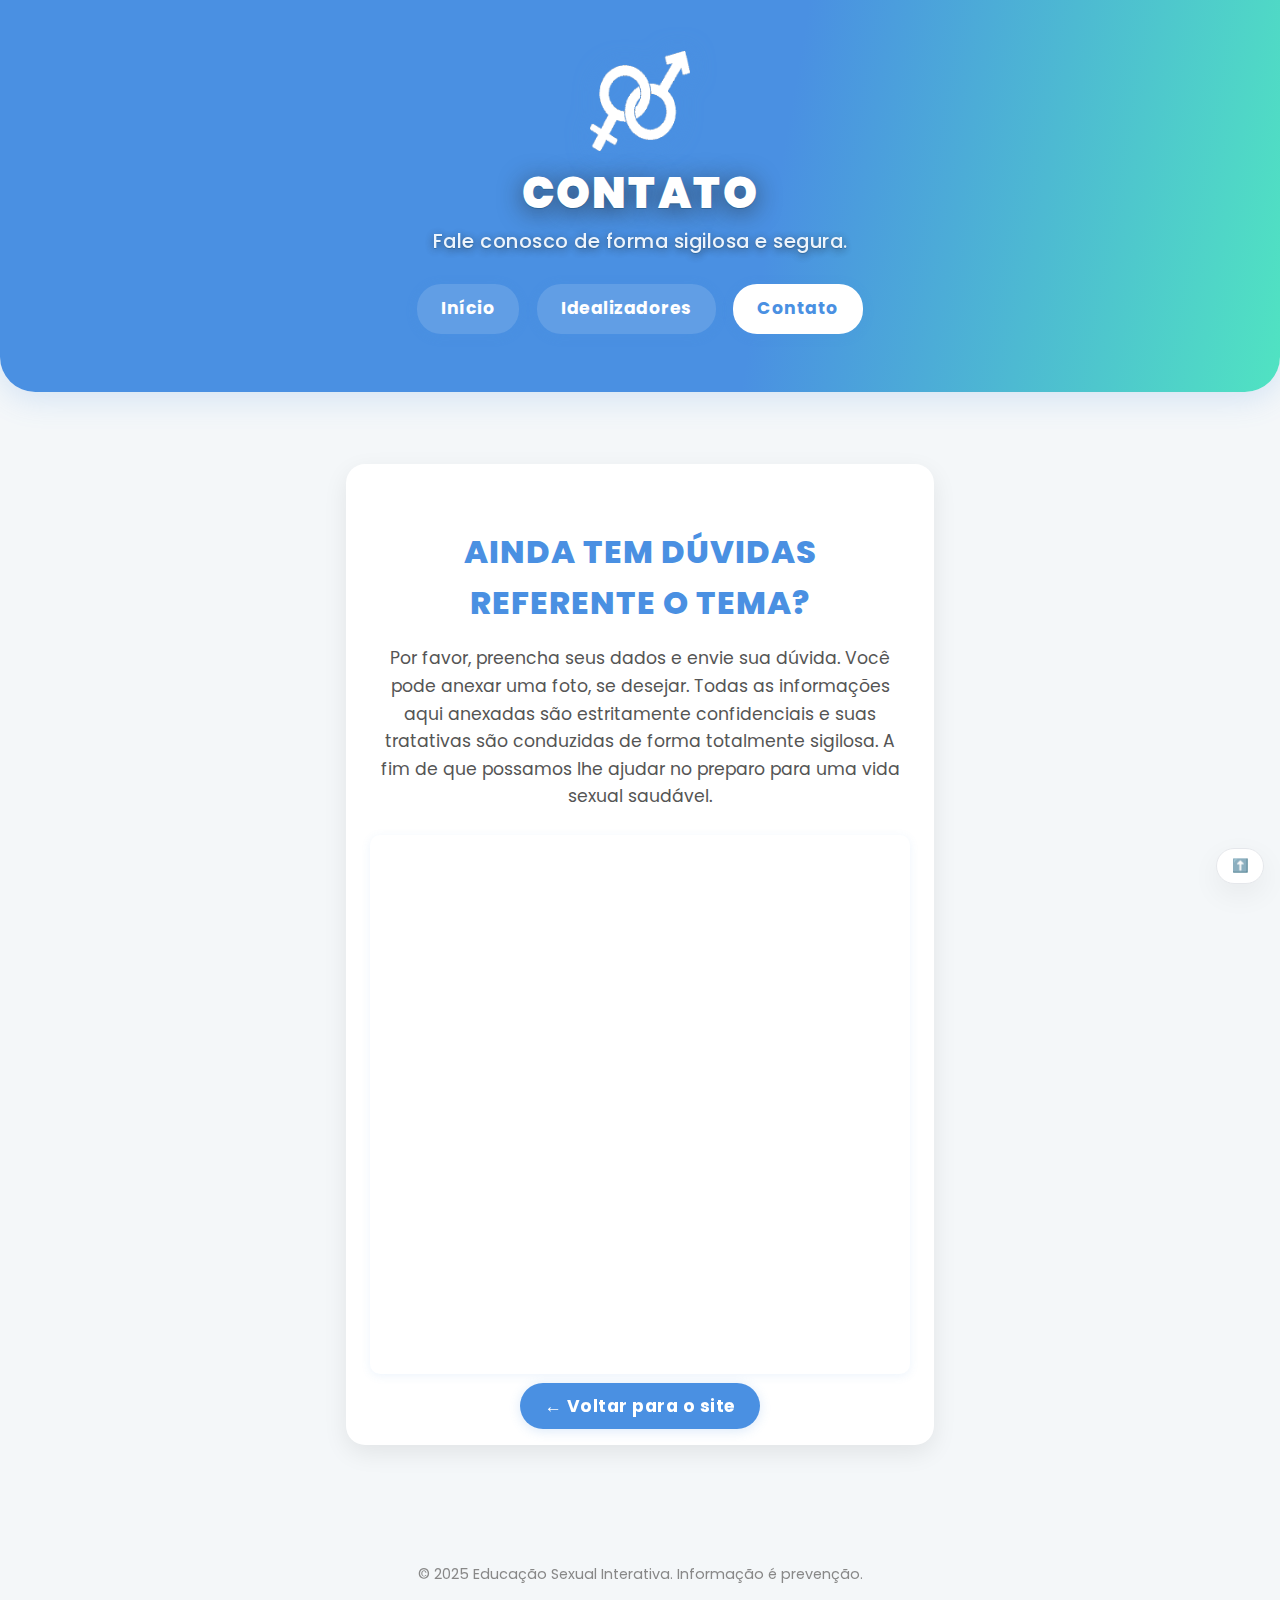
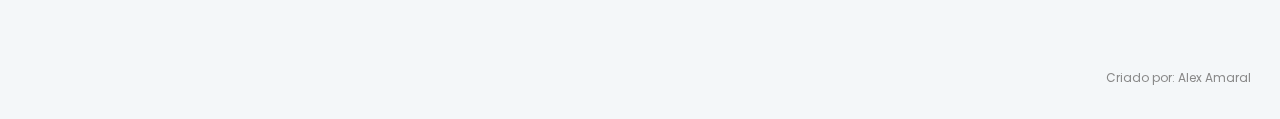
<file: contato.html>
<style>
    .footer-author {
      display: block;
      text-align: right;
      font-size: 0.75rem;
      color: #888;
      font-family: 'Poppins', Arial, sans-serif;
      margin-top: 0.2rem;
      margin-right: 1vw;
    }
    .float-tools{position:fixed;right:1rem;left:auto;bottom:1rem;display:flex;flex-direction:column;gap:.5rem;z-index:50}
    .float-tools button{border:1px solid #e5e7eb;background:#fff;color:#4a90e2;border-radius:999px;padding:.6rem .9rem;box-shadow:0 10px 30px rgba(0,0,0,.06);cursor:pointer}
  </style>
<!DOCTYPE html>
<html lang="pt-BR">
<head>
  <meta charset="UTF-8">
  <meta name="viewport" content="width=device-width, initial-scale=1.0">
  <title>Contato — Educação Sexual Interativa</title>
  <meta name="description" content="Entre em contato com a equipe do projeto Educação Sexual Interativa." />
  <meta name="theme-color" content="#4a90e2" />
  <link rel="icon" type="image/svg+xml" href="data:image/svg+xml,%3Csvg xmlns='http://www.w3.org/2000/svg' viewBox='0 0 24 24'%3E%3Ccircle cx='12' cy='12' r='10' fill='%234a90e2'/%3E%3Ccircle cx='12' cy='12' r='6' fill='white'/%3E%3C/svg%3E">
  <link rel="preconnect" href="https://fonts.googleapis.com">
  <link rel="preconnect" href="https://fonts.gstatic.com" crossorigin>
  <link href="https://fonts.googleapis.com/css2?family=Poppins:wght@400;600;700&display=swap" rel="stylesheet">
  <link rel="stylesheet" href="style.css">
  <style>
    .topnav-btn {
      padding: .7rem 1.5rem;
      border-radius: 1.5rem;
      font-size: 1.08rem;
      font-weight: 700;
      background: rgba(255,255,255,0.13);
      color: #fff;
      box-shadow: 0 2px 12px #4a90e233;
      border: none;
      outline: none;
      transition: background .18s, color .18s, transform .18s, box-shadow .18s;
      text-decoration: none;
      letter-spacing: 0.5px;
      cursor: pointer;
      margin-bottom: 0.2rem;
    }
    .topnav-btn:hover, .topnav-btn:focus {
      background: #fff;
      color: #4a90e2;
      transform: translateY(-2px) scale(1.04);
      box-shadow: 0 6px 24px #4a90e244;
      text-decoration: none;
    }
    @media (max-width: 700px) {
      header h1 { font-size: 1.5rem !important; }
      .topnav-btn { font-size: 1rem; padding: .6rem 1.1rem; }
    }
    .contato-card {
      max-width: 540px;
      margin: 2.5rem auto 2.5rem auto;
      background: #fff;
      border-radius: 1.2rem;
      box-shadow: 0 8px 25px rgba(0,0,0,0.08);
      padding: 2.2rem 1.5rem 1.5rem 1.5rem;
      text-align: center;
    }
    .contato-card h2 {
      color: #4a90e2;
      margin-bottom: 0.5rem;
      font-size: 2rem;
      font-weight: 800;
      letter-spacing: 1px;
    }
    .contato-card p {
      color: #555;
      margin-bottom: 1.5rem;
      font-size: 1.08rem;
    }
    .iframe-wrap {
      border-radius: 10px;
      overflow: hidden;
      box-shadow: 0 2px 10px rgba(74,144,226,0.10);
      margin-bottom: 1.2rem;
    }
  </style>
</head>
<body>
  <header style="background:linear-gradient(100deg,#4a90e2 60%,#50e3c2 100%);padding:3.2rem 0 2.2rem 0;border-bottom-left-radius:2.2rem;border-bottom-right-radius:2.2rem;box-shadow:0 6px 32px #4a90e233;">
    <div class="container" style="display:flex;flex-direction:column;align-items:center;justify-content:center;text-align:center;">
      <div style="margin-bottom:1.2rem;">
  <img src="img/logo.png" alt="Logo Educação Sexual Interativa" width="100" height="100" style="filter:drop-shadow(0 2px 12px #4a90e2aa);"/>
      </div>
      <h1 style="font-size:2.7rem;font-weight:900;letter-spacing:2px;margin:0 0 0.5rem 0;line-height:1.1;text-transform:uppercase;color:#fff;text-shadow:0 4px 24px #222a,0 1px 0 #357abd;">CONTATO</h1>
      <p class="muted" style="font-size:1.22rem;font-weight:500;margin:0 0 1.7rem 0;letter-spacing:0.5px;color:#fff;text-shadow:0 2px 8px #222a,0 1px 0 #357abd;">Fale conosco de forma sigilosa e segura.</p>
      <nav class="nav" aria-label="Navegação principal" style="display:flex;flex-wrap:wrap;gap:1.1rem;justify-content:center;margin-bottom:1.2rem;">
        <a href="index.html" class="nav-link topnav-btn">Início</a>
        <a href="idealizadores.html" class="nav-link topnav-btn">Idealizadores</a>
        <a href="#contato" class="nav-link topnav-btn" style="background:#fff;color:#4a90e2;font-weight:700;box-shadow:0 2px 12px #4a90e233;">Contato</a>
      </nav>
    </div>
  </header>
  <main id="conteudo">
    <div class="contato-card">
      <h2>AINDA TEM DÚVIDAS REFERENTE O TEMA?</h2>
      <p>Por favor, preencha seus dados e envie sua dúvida. Você pode anexar uma foto, se desejar. Todas as informações aqui anexadas são estritamente confidenciais e suas tratativas são conduzidas de forma totalmente sigilosa. A fim de que possamos lhe ajudar no preparo para uma vida sexual saudável.</p>
      <div class="iframe-wrap">
      
    <iframe
      id="JotFormIFrame-252947010349659"
      title="Educação Sexual Interativa "
      onload="window.parent.scrollTo(0,0)"
      allowtransparency="true"
      allow="geolocation; microphone; camera; fullscreen; payment"
      src="https://form.jotform.com/252947010349659"
      frameborder="0"
      style="min-width:100%;max-width:100%;height:539px;border:none;"
      scrolling="no"
    >
    </iframe>
    <script src='https://cdn.jotfor.ms/s/umd/latest/for-form-embed-handler.js'></script>
    <script>window.jotformEmbedHandler("iframe[id='JotFormIFrame-252947010349659']", "https://form.jotform.com/")</script>

      </div>
      <a href="index.html" class="topnav-btn" style="background:#4a90e2;color:#fff;font-weight:700;box-shadow:0 2px 12px #4a90e233;margin-top:1.2rem;">← Voltar para o site</a>
    </div>
  </main>
  <footer>
    <p>© 2025 Educação Sexual Interativa. Informação é prevenção.</p>
  </footer>

  <div class="float-tools" aria-label="Ferramentas flutuantes">
    <button id="toTop" title="Voltar ao topo" aria-label="Voltar ao topo">⬆️</button>
  </div>

  <script>
    document.getElementById('toTop')?.addEventListener('click',()=>window.scrollTo({top:0,behavior:'smooth'}));
  </script>
</body>
</main>
<footer>
  <span class="footer-author">Criado por: Alex Amaral</span>
</footer>
</html>
</file>
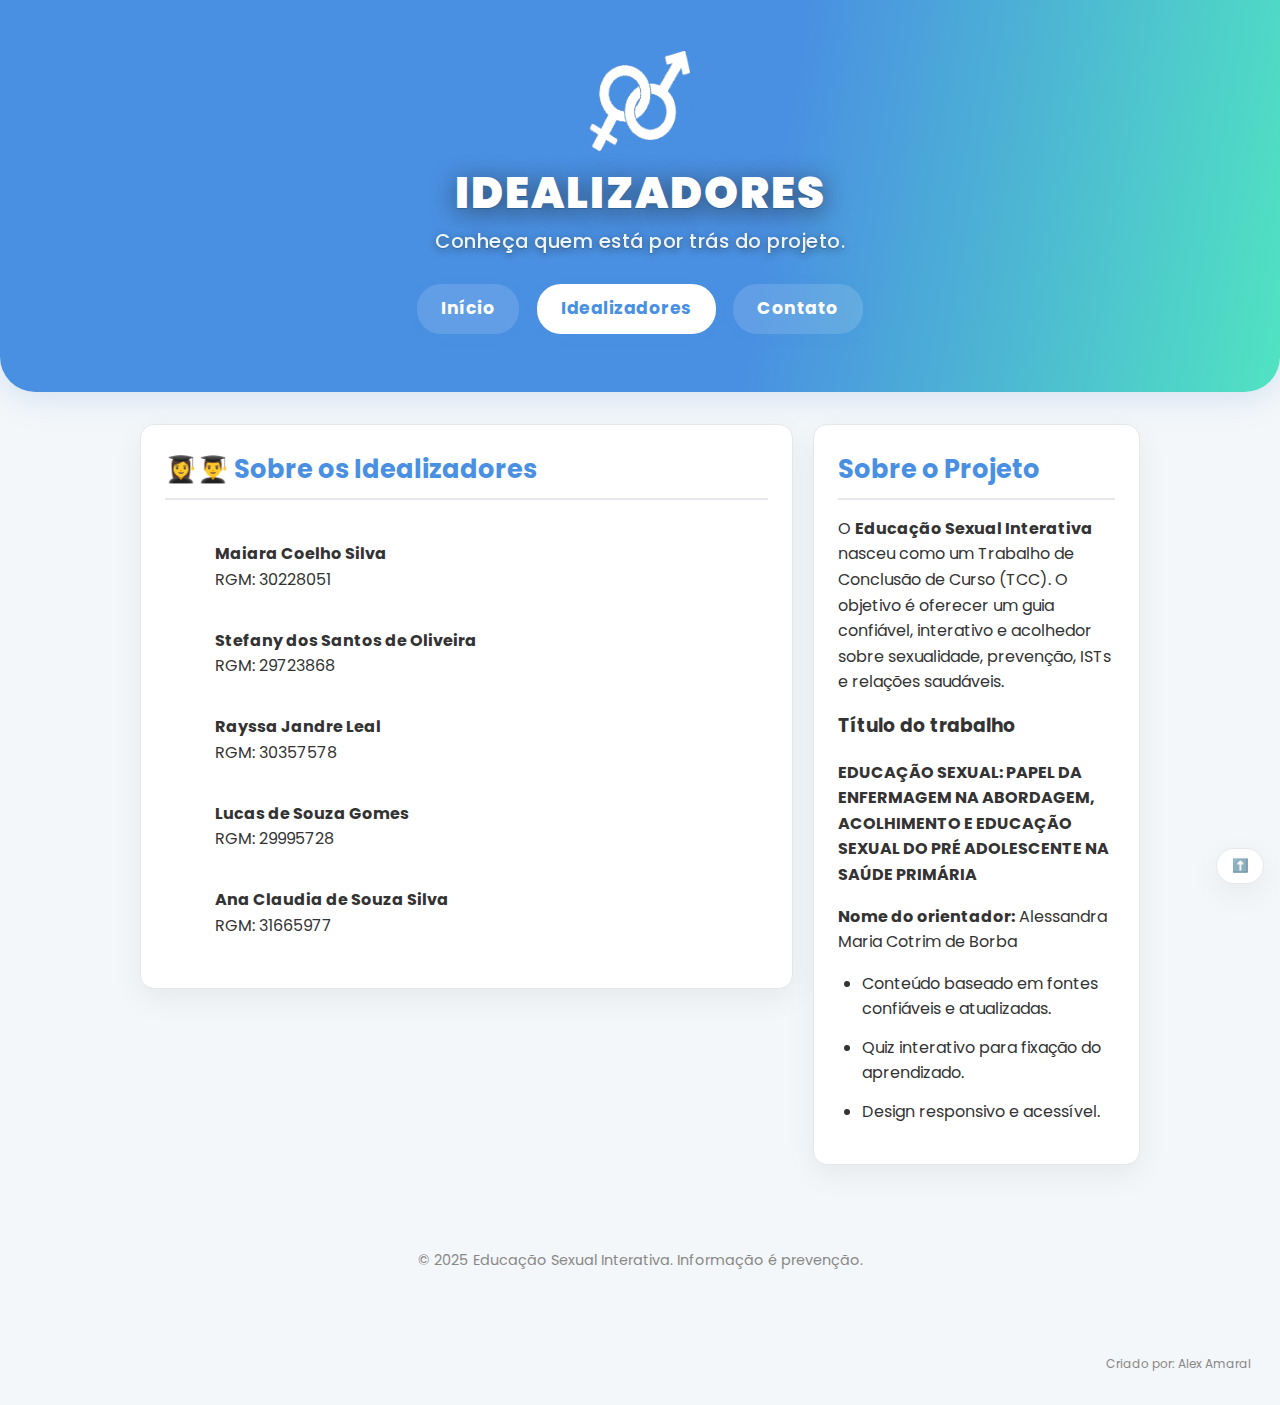
<file: idealizadores.html>
<style>
    .footer-author {
      display: block;
      text-align: right;
      font-size: 0.75rem;
      color: #888;
      font-family: 'Poppins', Arial, sans-serif;
      margin-top: 0.2rem;
      margin-right: 1vw;
    }
    .float-tools{position:fixed;right:1rem;left:auto;bottom:1rem;display:flex;flex-direction:column;gap:.5rem;z-index:50}
    .float-tools button{border:1px solid #e5e7eb;background:#fff;color:#4a90e2;border-radius:999px;padding:.6rem .9rem;box-shadow:0 10px 30px rgba(0,0,0,.06);cursor:pointer}
  </style>
<!DOCTYPE html>
<html lang="pt-BR">
<head>
  <meta charset="UTF-8" />
  <meta name="viewport" content="width=device-width, initial-scale=1" />
  <title>Idealizadores — Educação Sexual Interativa</title>
  <meta name="description" content="Conheça os idealizadores do projeto Educação Sexual Interativa." />
  <meta name="theme-color" content="#4a90e2" />
  <link rel="icon" type="image/svg+xml" href="data:image/svg+xml,%3Csvg xmlns='http://www.w3.org/2000/svg' viewBox='0 0 24 24'%3E%3Ccircle cx='12' cy='12' r='10' fill='%234a90e2'/%3E%3Ccircle cx='12' cy='12' r='6' fill='white'/%3E%3C/svg%3E">
  <link rel="preconnect" href="https://fonts.googleapis.com">
  <link rel="preconnect" href="https://fonts.gstatic.com" crossorigin>
  <link href="https://fonts.googleapis.com/css2?family=Poppins:wght@400;600;700&display=swap" rel="stylesheet">
  <link rel="stylesheet" href="style.css">
  <style>
    .topnav-btn {
      padding: .7rem 1.5rem;
      border-radius: 1.5rem;
      font-size: 1.08rem;
      font-weight: 700;
      background: rgba(255,255,255,0.13);
      color: #fff;
      box-shadow: 0 2px 12px #4a90e233;
      border: none;
      outline: none;
      transition: background .18s, color .18s, transform .18s, box-shadow .18s;
      text-decoration: none;
      letter-spacing: 0.5px;
      cursor: pointer;
      margin-bottom: 0.2rem;
    }
    .topnav-btn:hover, .topnav-btn:focus {
      background: #fff;
      color: #4a90e2;
      transform: translateY(-2px) scale(1.04);
      box-shadow: 0 6px 24px #4a90e244;
      text-decoration: none;
    }
    @media (max-width: 700px) {
      header h1 { font-size: 1.5rem !important; }
      .topnav-btn { font-size: 1rem; padding: .6rem 1.1rem; }
    }
  </style>
</head>
<body>
  <header style="background:linear-gradient(100deg,#4a90e2 60%,#50e3c2 100%);padding:3.2rem 0 2.2rem 0;border-bottom-left-radius:2.2rem;border-bottom-right-radius:2.2rem;box-shadow:0 6px 32px #4a90e233;">
    <div class="container" style="display:flex;flex-direction:column;align-items:center;justify-content:center;text-align:center;">
      <div style="margin-bottom:1.2rem;">
  <img src="img/logo.png" alt="Logo Educação Sexual Interativa" width="100" height="100" style="filter:drop-shadow(0 2px 12px #4a90e2aa);"/>      </div>
      <h1 style="font-size:2.7rem;font-weight:900;letter-spacing:2px;margin:0 0 0.5rem 0;line-height:1.1;text-transform:uppercase;color:#fff;text-shadow:0 4px 24px #222a,0 1px 0 #357abd;">IDEALIZADORES</h1>
      <p class="muted" style="font-size:1.22rem;font-weight:500;margin:0 0 1.7rem 0;letter-spacing:0.5px;color:#fff;text-shadow:0 2px 8px #222a,0 1px 0 #357abd;">Conheça quem está por trás do projeto.</p>
      <nav class="nav" aria-label="Navegação principal" style="display:flex;flex-wrap:wrap;gap:1.1rem;justify-content:center;margin-bottom:1.2rem;">
        <a href="index.html" class="nav-link topnav-btn">Início</a>
        <a href="#idealizadores" class="nav-link topnav-btn" style="background:#fff;color:#4a90e2;font-weight:700;box-shadow:0 2px 12px #4a90e233;">Idealizadores</a>
        <a href="contato.html" class="nav-link topnav-btn">Contato</a>
      </nav>
    </div>
  </header>
  <main id="conteudo">
    <div class="container grid">
      <section class="card intro" aria-labelledby="intro-title">
        <h2 id="intro-title">👩‍🎓👨‍🎓 Sobre os Idealizadores</h2>
        <div class="gallery" aria-label="Idealizadores" style="margin-top:2rem;">
          <figure style="text-align:left;padding:0.6rem;">
            <figcaption><strong>Maiara Coelho Silva</strong><br>RGM: 30228051</figcaption>
          </figure>
          <figure style="text-align:left;padding:0.6rem;">
            <figcaption><strong>Stefany dos Santos de Oliveira</strong><br>RGM: 29723868</figcaption>
          </figure>
          <figure style="text-align:left;padding:0.6rem;">
            <figcaption><strong>Rayssa Jandre Leal</strong><br>RGM: 30357578</figcaption>
          </figure>
          <figure style="text-align:left;padding:0.6rem;">
            <figcaption><strong>Lucas de Souza Gomes</strong><br>RGM: 29995728</figcaption>
          </figure>
          <figure style="text-align:left;padding:0.6rem;">
            <figcaption><strong>Ana Claudia de Souza Silva</strong><br>RGM: 31665977</figcaption>
          </figure>
        </div>
      </section>
      <section class="card" aria-labelledby="sobre-projeto">
        <h2 id="sobre-projeto">Sobre o Projeto</h2>
        <p>O <strong>Educação Sexual Interativa</strong> nasceu como um Trabalho de Conclusão de Curso (TCC). O objetivo é oferecer um guia confiável, interativo e acolhedor sobre sexualidade, prevenção, ISTs e relações saudáveis.</p>
        <h3 style="margin-top:1rem">Título do trabalho</h3>
        <p><strong>EDUCAÇÃO SEXUAL: PAPEL DA ENFERMAGEM NA ABORDAGEM, ACOLHIMENTO E EDUCAÇÃO SEXUAL DO PRÉ ADOLESCENTE NA SAÚDE PRIMÁRIA</strong></p>
        <p><strong>Nome do orientador:</strong> Alessandra Maria Cotrim de Borba</p>
        <ul>
          <li>Conteúdo baseado em fontes confiáveis e atualizadas.</li>
          <li>Quiz interativo para fixação do aprendizado.</li>
          <li>Design responsivo e acessível.</li>
        </ul>
      </section>

    </div>
  </main>
  <footer
    <p>© 2025 Educação Sexual Interativa. Informação é prevenção.</p>
  </footer>

  <div class="float-tools" aria-label="Ferramentas flutuantes">
    <button id="toTop" title="Voltar ao topo" aria-label="Voltar ao topo">⬆️</button>
  </div>

  <script>
    document.getElementById('toTop')?.addEventListener('click',()=>window.scrollTo({top:0,behavior:'smooth'}));
  </script>
</body>
</main>
<footer>
  <span class="footer-author">Criado por: Alex Amaral</span>
</footer>
</html>
</file>
<file: quiz.css>
/* Quiz Styles */
.quiz-section {
  padding: 2rem;
  background: var(--card);
  border-radius: 16px;
  box-shadow: 0 10px 30px rgba(0,0,0,0.08);
}

.quiz-section h2 {
  font-size: 1.8rem;
  color: var(--primary);
  margin-bottom: 1.5rem;
}

.quiz-form {
  margin-top: 2rem;
}

.question {
  background: var(--card);
  border: 2px solid var(--border);
  border-radius: 12px;
  padding: 1.5rem;
  margin-bottom: 1.5rem;
  transition: all 0.3s ease;
}

.question:hover {
  transform: translateY(-3px);
  box-shadow: 0 8px 24px rgba(74,144,226,0.12);
}

.question legend {
  font-weight: 600;
  font-size: 1.1rem;
  color: var(--fg);
  margin-bottom: 1rem;
}

.option {
  display: block;
  margin: 0.8rem 0;
}

.option label {
  display: flex;
  align-items: center;
  padding: 1rem 1.2rem;
  background: var(--bg);
  border: 2px solid var(--border);
  border-radius: 10px;
  cursor: pointer;
  transition: all 0.2s ease;
  position: relative;
  padding-right: 3rem;
}

.option label:hover {
  background: linear-gradient(45deg, rgba(74,144,226,0.05), rgba(80,227,194,0.05));
  border-color: var(--primary);
  transform: translateX(5px);
}

.option input[type="radio"] {
  margin-right: 1rem;
  transform: scale(1.2);
  transition: transform 0.2s ease;
}

.option input[type="radio"]:checked + label {
  border-color: var(--primary);
  background: linear-gradient(45deg, rgba(74,144,226,0.08), rgba(80,227,194,0.08));
}

.correct {
  animation: correctAnswer 0.4s ease forwards;
}

.incorrect {
  animation: incorrectAnswer 0.4s ease forwards;
}

.feedback {
  margin-top: 1rem;
  padding: 1rem;
  border-radius: 8px;
  background: var(--bg);
  animation: slideFeedback 0.3s ease forwards;
}

.quiz-controls {
  margin-top: 2rem;
  padding-top: 1rem;
  border-top: 2px solid var(--border);
}

.actions {
  display: flex;
  gap: 1rem;
  margin: 1.5rem 0;
}

.btn {
  padding: 1rem 2rem;
  border: none;
  border-radius: 10px;
  font-size: 1rem;
  font-weight: 600;
  cursor: pointer;
  transition: all 0.3s cubic-bezier(0.4, 0, 0.2, 1);
  position: relative;
  overflow: hidden;
}

.btn::after {
  content: '';
  position: absolute;
  top: 50%;
  left: 50%;
  width: 0;
  height: 0;
  background: rgba(255,255,255,0.3);
  border-radius: 50%;
  transform: translate(-50%, -50%);
  transition: width 0.5s ease-out, height 0.5s ease-out, opacity 0.5s ease-out;
}

.btn:active::after {
  width: 300px;
  height: 300px;
  opacity: 0;
}

#submitBtn {
  background: linear-gradient(135deg, var(--primary) 0%, var(--secondary) 100%);
  color: white;
  box-shadow: 0 4px 15px rgba(74,144,226,0.2);
}

#submitBtn:hover {
  transform: translateY(-2px);
  box-shadow: 0 6px 20px rgba(74,144,226,0.3);
  background: linear-gradient(135deg, var(--primary) 20%, var(--secondary) 120%);
}

#retryBtn {
  background: transparent;
  color: var(--primary);
  border: 2px solid var(--primary);
  box-shadow: 0 2px 8px rgba(74,144,226,0.1);
}

#retryBtn:hover {
  background: var(--primary);
  color: white;
  transform: translateY(-2px);
  box-shadow: 0 4px 12px rgba(74,144,226,0.2);
}

.progress-wrap {
  display: flex;
  align-items: center;
  gap: 1rem;
  margin: 1rem 0;
}

.progress {
  flex: 1;
  height: 8px;
  background: rgba(74,144,226,0.15);
  border-radius: 999px;
  overflow: hidden;
  position: relative;
}

.progress > span {
  position: absolute;
  left: 0;
  top: 0;
  height: 100%;
  background: linear-gradient(90deg, var(--primary), var(--secondary));
  border-radius: 999px;
  transition: width 0.5s ease;
}

#result {
  text-align: center;
  font-size: 1.2rem;
  margin-top: 1.5rem;
  padding: 1rem;
  border-radius: 10px;
  background: var(--bg);
  opacity: 0;
  transform: translateY(10px);
  animation: slideUp 0.4s ease forwards;
}

@keyframes correctAnswer {
  0% { transform: translateX(0); }
  25% { transform: translateX(-5px); }
  100% {
    transform: translateX(0);
    border-color: var(--ok);
    background: linear-gradient(45deg, rgba(40,167,69,0.1), rgba(40,167,69,0.05));
  }
}

@keyframes incorrectAnswer {
  0% { transform: translateX(0); }
  25% { transform: translateX(5px); }
  100% {
    transform: translateX(0);
    border-color: var(--bad);
    background: linear-gradient(45deg, rgba(220,53,69,0.1), rgba(220,53,69,0.05));
  }
}

@keyframes slideFeedback {
  0% {
    transform: translateY(10px);
    opacity: 0;
  }
  100% {
    transform: translateY(0);
    opacity: 1;
  }
}

@keyframes slideUp {
  to {
    opacity: 1;
    transform: translateY(0);
  }
}

/* Responsividade */
/* Estilos de feedback */
.option.correct label {
  background: #e8f5e9;
  border-color: #4CAF50;
  color: #2E7D32;
}

.option.correct label::after {
  content: '✓';
  position: absolute;
  right: 1rem;
  color: #4CAF50;
  font-weight: bold;
  animation: fadeIn 0.3s ease-in;
}

.option.incorrect label {
  background: #ffebee;
  border-color: #f44336;
  color: #c62828;
  animation: shake 0.5s;
}

.option.incorrect label::after {
  content: '✕';
  position: absolute;
  right: 1rem;
  color: #f44336;
  font-weight: bold;
  animation: fadeIn 0.3s ease-in;
}

@keyframes fadeIn {
  from { opacity: 0; transform: scale(0.8); }
  to { opacity: 1; transform: scale(1); }
}

@keyframes shake {
  0%, 100% { transform: translateX(0); }
  25% { transform: translateX(-5px); }
  75% { transform: translateX(5px); }
}

@media (max-width: 600px) {
  .quiz-section {
    padding: 1rem;
  }
  
  .actions {
    flex-direction: column;
  }
  
  .btn {
    width: 100%;
  }
  
  .progress-wrap {
    flex-direction: column;
    align-items: stretch;
  }
}
</file>
<file: style.css>
/* Espaçamento lateral para cards em telas pequenas */
@media (max-width: 600px) {
  .card {
    margin-left: 0.5rem;
    margin-right: 0.5rem;
  }
}
/* Quiz e FAQ lado a lado */
.quiz-faq-grid {
  display: grid;
  gap: 1.25rem;
  margin-bottom: 1.25rem;
}
@media (min-width: 900px) {
  .quiz-faq-grid {
    grid-template-columns: 2fr 1fr;
    align-items: start;
  }
}
/* --- Reset Básico e Configurações Globais --- */
body {
  font-family: 'Poppins', 'Segoe UI', Arial, sans-serif;
  margin: 0;
  padding: 0;
  background-color: #f4f7f9;
  color: #333;
  line-height: 1.6;
}

.container {
  max-width: 1000px;
  margin: 0 auto;
  padding: 0 1.25rem;
}

/* Grid layout igual ao do HTML */
.grid {
  display: grid;
  gap: 1.25rem;
}
@media (min-width:900px) {
  .grid {
    grid-template-columns: 2fr 1fr;
    align-items: start;
  }
}

/* --- Cabeçalho --- */
header {
  background: linear-gradient(90deg, #4a90e2, #50e3c2);
  color: white;
  text-align: center;
  padding: 3rem 1rem;
  border-bottom-left-radius: 20px;
  border-bottom-right-radius: 20px;
}

header h1 {
  margin: 0;
  font-size: 3rem;
  font-weight: 800;
  color: #fff;
  text-shadow: 0 3px 18px rgba(74,144,226,0.25), 0 1px 0 #357abd;
  letter-spacing: 1px;
  line-height: 1.1;
  text-transform: uppercase;
}

header p {
  margin: 0.5rem 0 0;
  font-size: 1.1rem;
  opacity: 0.9;
}

/* --- Estrutura do Conteúdo Principal --- */
main {
  padding: 2rem 0;
}

.card {
  background: white;
  border-radius: 14px;
  padding: 1.5rem;
  margin-bottom: 1.25rem;
  box-shadow: 0 10px 30px rgba(0,0,0,.06);
  border: 1px solid #e5e7eb;
}

.card h2 {
  margin-top: 0;
  color: #4a90e2;
  font-size: clamp(1.2rem,2.5vw,1.6rem);
  border-bottom: 2px solid #e5e7eb;
  padding-bottom: .5rem;
  margin-bottom: 1rem;
}

/* --- ESTILOS DA NOVA SEÇÃO EDUCATIVA --- */
.education-first {
    padding-top: 2.5rem;
}

.intro-card {
    text-align: center;
    background: white;
    border-radius: 12px;
    padding: 2.5rem;
    margin-bottom: 2.5rem;
    box-shadow: 0 8px 25px rgba(0, 0, 0, 0.08);
}

.intro-card h2 {
    color: #333;
    border: none;
    font-size: 2rem;
}

.methods-grid {
    display: grid;
    grid-template-columns: repeat(auto-fit, minmax(250px, 1fr));
    gap: 1.5rem;
}

.method-item {
    background-color: #f8f9fa;
    padding: 1.5rem;
    border-radius: 8px;
    border: 1px solid #e9ecef;
    border-left: 4px solid #50e3c2;
}

.method-item h4 {
    margin: 0 0 0.5rem 0;
    color: #4a90e2;
}

.healthy-signs {
    display: grid;
    grid-template-columns: 1fr 1fr;
    gap: 2rem;
}

.healthy-signs h4 {
    margin-top: 0;
}

.healthy-signs ul {
    list-style: none;
    padding: 0;
}

.healthy-signs li {
    margin-bottom: 0.5rem;
}

/* Sinais positivos */
.healthy-signs div:first-child h4 {
    color: #28a745;
}

/* Sinais de alerta */
.healthy-signs div:last-child h4 {
    color: #dc3545;
}

/* --- Estilos do Quiz --- */
.quiz-after {
    padding-top: 1rem; /* Menos padding pois vem depois do conteúdo */
}
.quiz-after #quiz h2 {
    font-size: 1.8rem;
}
.question {
  margin-bottom: 1.5rem;
  padding-bottom: 1rem;
  border-bottom: 1px solid #f0f0f0;
}

.question p {
  font-weight: 600;
  margin-bottom: 0.8rem;
}

.question label {
  display: block;
  padding: 0.8rem 1rem;
  margin-bottom: 0.5rem;
  border-radius: 8px;
  border: 1px solid #ddd;
  cursor: pointer;
  transition: all 0.2s ease-in-out;
}

.question label:hover {
  background-color: #f9f9f9;
  border-color: #4a90e2;
}

.question input[type="radio"] {
  margin-right: 0.8rem;
}

.correct {
  color: #28a745;
  font-weight: bold;
  background-color: #e9f7ea;
  border-color: #28a745 !important;
}

.incorrect {
  color: #dc3545;
  font-weight: bold;
  background-color: #fce8e6;
  border-color: #dc3545 !important;
}

/* --- Botão --- */
button#submit-btn {
  padding: 0.8rem 2rem;
  background-color: #4a90e2;
  border: none;
  border-radius: 8px;
  color: white;
  font-size: 1rem;
  font-weight: 600;
  cursor: pointer;
  margin-top: 1rem;
  transition: background-color 0.3s, transform 0.2s;
}

button#submit-btn:hover {
  background-color: #357ABD;
  transform: translateY(-2px);
}

/* --- Resultados e Progresso --- */
#result {
  margin-top: 1.5rem;
  font-size: 1.2rem;
  font-weight: 600;
  text-align: center;
}

#progress {
  margin-top: 1.5rem;
  font-size: 0.9rem;
  color: #777;
  text-align: right;
}

/* --- Seções Adicionais --- */
ul {
  padding-left: 1.5rem;
}

ul li {
  margin-bottom: 0.8rem;
}

.myth-fact {
  border-left: 4px solid #50e3c2;
  padding-left: 1.5rem;
  margin-bottom: 1.5rem;
}

details {
  margin-bottom: 1rem;
  border: 1px solid #e9ecef;
  border-radius: 8px;
  padding: 1rem;
}

summary {
  font-weight: 600;
  cursor: pointer;
  color: #333;
}

.card-help {
  background-color: #fff9e6;
  border-left: 5px solid #ffc107;
}
.card-help h2 {
    color: #e6a800;
}
.help-contacts p {
    margin: 0.5rem 0;
    font-size: 1.1rem;
}

/* --- Rodapé --- */
footer {
  text-align: center;
  padding: 2rem 1rem;
  color: #888;
  font-size: 0.9rem;
}
</file>
